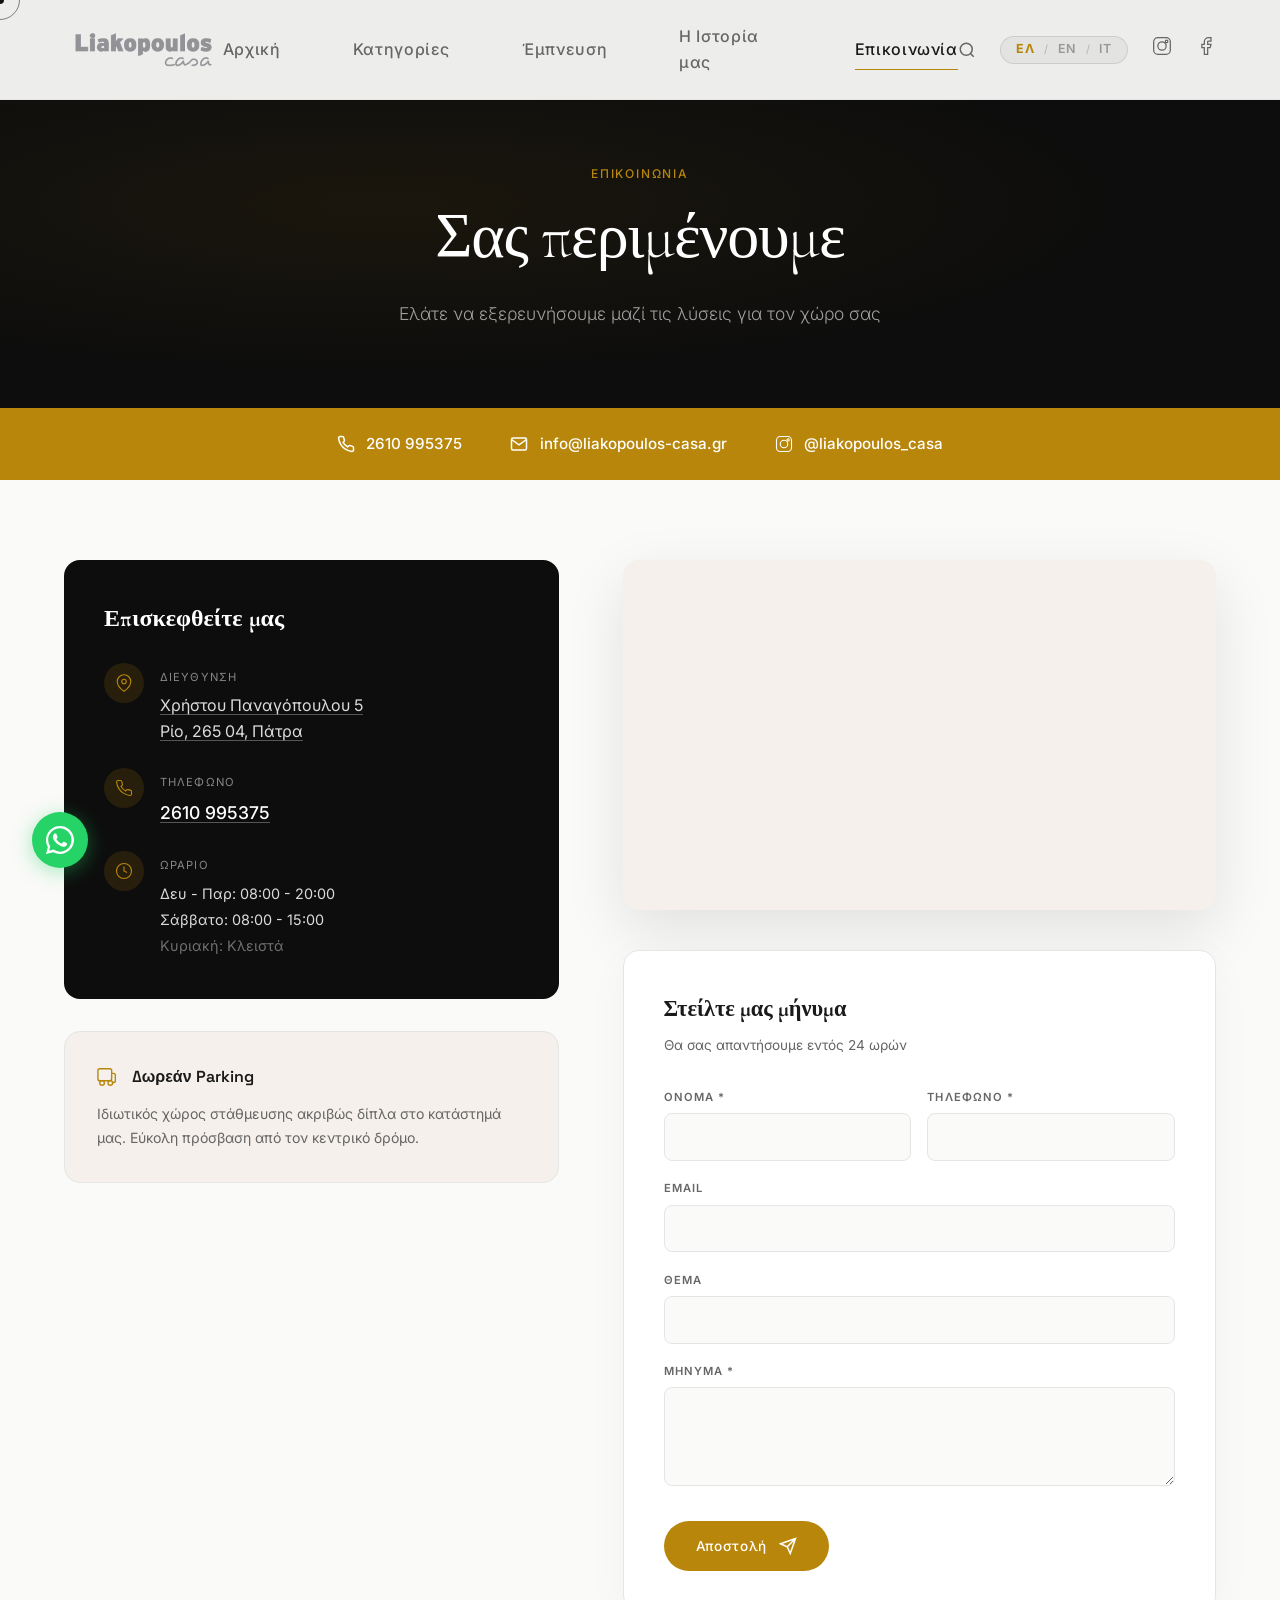
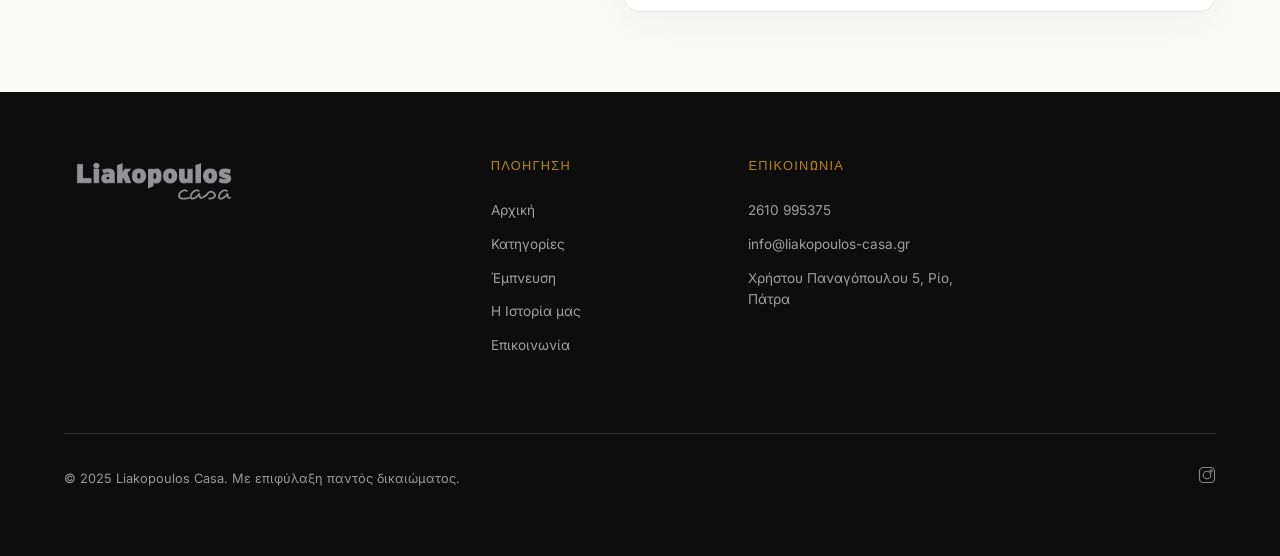
<file: contact.html>
<!DOCTYPE html>
<html lang="el">
<head>
    <meta charset="UTF-8">
    <meta name="viewport" content="width=device-width, initial-scale=1.0">
    <title>Επικοινωνία | Liakopoulos Casa - Χρήστου Παναγόπουλου 5, Ρίο</title>
    <meta name="description" content="Επικοινωνήστε με τη Liakopoulos Casa. Χρήστου Παναγόπουλου 5, Ρίο Πατρών. Τηλ: 2610 995375. Δευτέρα-Παρασκευή 08:00-20:00, Σάββατο 08:00-15:00.">
    <meta name="robots" content="index, follow">
    <link rel="canonical" href="https://www.liakopoulos-casa.gr/contact.html">
    <meta property="og:type" content="website">
    <meta property="og:url" content="https://www.liakopoulos-casa.gr/contact.html">
    <meta property="og:title" content="Επικοινωνία | Liakopoulos Casa">
    <meta property="og:description" content="Επισκεφθείτε μας στο Ρίο Πατρών. Χρήστου Παναγόπουλου 5, 2610 995375.">
    <meta property="og:image" content="https://www.liakopoulos-casa.gr/LIAKOPOULOS_casa_LOGO_for_web.png">
    <meta property="og:locale" content="el_GR">
    <meta property="og:site_name" content="Liakopoulos Casa">
    
    <link rel="preconnect" href="https://fonts.googleapis.com">
    <link rel="preconnect" href="https://fonts.gstatic.com" crossorigin>
    <link rel="preconnect" href="https://images.unsplash.com">
    <link href="https://fonts.googleapis.com/css2?family=Cormorant+Garamond:ital,wght@0,300;0,400;0,500;0,600;0,700;1,300;1,400&family=Inter:wght@200;300;400;500;600;700&family=Space+Grotesk:wght@300;400;500;600;700&display=swap" rel="stylesheet">
    
    <link rel="stylesheet" href="style.css">
    <link rel="stylesheet" href="animations.css">
    <link rel="icon" type="image/png" href="LIAKOPOULOS_casa_LOGO_for_web.png">
    <link rel="manifest" href="manifest.json">
    <meta name="theme-color" content="#B8860B">
    <link rel="alternate" hreflang="el" href="https://www.liakopoulos-casa.gr/contact.html">
    <link rel="alternate" hreflang="x-default" href="https://www.liakopoulos-casa.gr/contact.html">
    
    <!-- Google Analytics 4 -->
    <script async src="https://www.googletagmanager.com/gtag/js?id=G-XXXXXXXXXX"></script>
    <script>
        window.dataLayer = window.dataLayer || [];
        function gtag(){dataLayer.push(arguments);}
        gtag('js', new Date());
        gtag('config', 'G-XXXXXXXXXX');
    </script>
</head>
<body>
    <!-- Custom Cursor -->
    <div class="cursor" id="cursor">
        <div class="cursor-dot"></div>
        <div class="cursor-ring"></div>
    </div>

    <!-- Navigation -->
    <header class="header scrolled" id="header">
        <nav class="nav">
            <a href="index.html" class="nav-logo">
                <img src="LIAKOPOULOS_casa_LOGO_for_web.png" alt="Liakopoulos Casa" class="nav-logo-img">
            </a>

            <div class="nav-links" id="navLinks">
                <a href="index.html" class="nav-link" data-text="Αρχική" data-i18n="nav_home" data-i18n-text="nav_home">Αρχική</a>
                <a href="categories.html" class="nav-link" data-text="Κατηγορίες" data-i18n="nav_categories" data-i18n-text="nav_categories">Κατηγορίες</a>
                <a href="inspiration.html" class="nav-link" data-text="Έμπνευση" data-i18n="nav_inspiration" data-i18n-text="nav_inspiration">Έμπνευση</a>
                <a href="story.html" class="nav-link" data-text="Η Ιστορία μας" data-i18n="nav_story" data-i18n-text="nav_story">Η Ιστορία μας</a>
                <a href="contact.html" class="nav-link active" data-text="Επικοινωνία" data-i18n="nav_contact" data-i18n-text="nav_contact">Επικοινωνία</a>
            </div>

            <div class="nav-right">
                <div class="nav-search" id="navSearch">
                    <button class="nav-search-btn" id="searchToggle" aria-label="Αναζήτηση" data-i18n-attr="aria-label:search_aria">
                        <svg width="18" height="18" viewBox="0 0 24 24" fill="none" stroke="currentColor" stroke-width="2"><circle cx="11" cy="11" r="8"/><path d="m21 21-4.35-4.35"/></svg>
                    </button>
                    <div class="nav-search-box" id="searchBox">
                        <input type="text" id="searchInput" placeholder="Αναζήτηση κατηγορίας..." data-i18n-placeholder="search_placeholder" autocomplete="off">
                        <div class="search-results" id="searchResults"></div>
                    </div>
                </div>
                <div class="lang-switcher" id="langSwitcher" role="group" aria-label="Language selection">
                    <button class="lang-btn active" data-lang="el" type="button" title="Ελληνικά">ΕΛ</button>
                    <span class="lang-divider" aria-hidden="true">/</span>
                    <button class="lang-btn" data-lang="en" type="button" title="English">EN</button>
                    <span class="lang-divider" aria-hidden="true">/</span>
                    <button class="lang-btn" data-lang="it" type="button" title="Italiano">IT</button>
                </div>
                <a href="https://www.instagram.com/liakopoulos_casa/" target="_blank" rel="noopener" class="nav-social" aria-label="Instagram">
                    <svg width="20" height="20" viewBox="0 0 24 24" fill="none" stroke="currentColor" stroke-width="1.5">
                        <rect x="2" y="2" width="20" height="20" rx="5"/>
                        <circle cx="12" cy="12" r="5"/>
                        <circle cx="17.5" cy="6.5" r="1.5"/>
                    </svg>
                </a>
                <a href="https://www.facebook.com/liakopouloscasa" target="_blank" rel="noopener" class="nav-social" aria-label="Facebook">
                    <svg width="20" height="20" viewBox="0 0 24 24" fill="none" stroke="currentColor" stroke-width="1.5">
                        <path d="M18 2h-3a5 5 0 0 0-5 5v3H7v4h3v8h4v-8h3l1-4h-4V7a1 1 0 0 1 1-1h3z"/>
                    </svg>
                </a>
                <button class="nav-menu-btn" id="menuBtn" aria-label="Menu">
                    <span></span>
                    <span></span>
                    <span></span>
                </button>
            </div>
        </nav>
    </header>

    <!-- Mobile Menu -->
    <div class="mobile-menu" id="mobileMenu">
        <div class="mobile-menu-inner">
            <a href="index.html" class="mobile-link" data-i18n="nav_home">Αρχική</a>
            <a href="categories.html" class="mobile-link" data-i18n="nav_categories">Κατηγορίες</a>
            <a href="inspiration.html" class="mobile-link" data-i18n="nav_inspiration">Έμπνευση</a>
            <a href="story.html" class="mobile-link" data-i18n="nav_story">Η Ιστορία μας</a>
            <a href="contact.html" class="mobile-link active" data-i18n="nav_contact">Επικοινωνία</a>
            <div class="mobile-lang-switcher" role="group" aria-label="Language selection">
                <button class="mobile-lang-btn active" data-lang="el" type="button">Ελληνικά</button>
                <button class="mobile-lang-btn" data-lang="en" type="button">English</button>
                <button class="mobile-lang-btn" data-lang="it" type="button">Italiano</button>
            </div>
        </div>
    </div>

    <main>
        <!-- Contact Hero - Dark cinematic section -->
        <section class="contact-hero" style="background: var(--color-bg-dark); padding: 10rem var(--container-padding) 5rem; position: relative; overflow: hidden;">
            <div style="position: absolute; inset: 0; background: radial-gradient(ellipse at 30% 50%, rgba(184,134,11,0.08) 0%, transparent 60%);"></div>
            <div style="position: absolute; inset: 0; background: url('https://images.unsplash.com/photo-1497366216548-37526070297c?w=1600&h=900&fit=crop') center/cover no-repeat; opacity: 0.08;"></div>
            <div style="position: relative; max-width: var(--container-max); margin: 0 auto; text-align: center;">
                <span class="section-label reveal-up" style="color: var(--color-accent);" data-i18n="contact_page_label">Επικοινωνία</span>
                <h1 class="section-title reveal-up" style="--delay: 0.2s; color: white; font-size: clamp(2.5rem, 5vw, 4rem);" data-i18n="contact_hero_title">Σας περιμένουμε</h1>
                <p class="section-desc reveal-up" style="max-width: 500px; margin: 1.5rem auto 0; --delay: 0.4s; color: rgba(255,255,255,0.6); font-size: 1.1rem;" data-i18n="contact_hero_desc">
                    Ελάτε να εξερευνήσουμε μαζί τις λύσεις για τον χώρο σας
                </p>
            </div>
        </section>

        <!-- Quick Contact Strip -->
        <section style="background: var(--color-accent); padding: 1.5rem var(--container-padding);">
            <div style="max-width: var(--container-max); margin: 0 auto; display: flex; justify-content: center; gap: 3rem; flex-wrap: wrap; align-items: center;">
                <a href="tel:+302610995375" style="display: flex; align-items: center; gap: 0.7rem; color: white; font-weight: 500; font-size: 0.95rem;">
                    <svg width="18" height="18" viewBox="0 0 24 24" fill="none" stroke="currentColor" stroke-width="2"><path d="M22 16.92v3a2 2 0 01-2.18 2 19.79 19.79 0 01-8.63-3.07 19.5 19.5 0 01-6-6 19.79 19.79 0 01-3.07-8.67A2 2 0 014.11 2h3a2 2 0 012 1.72c.127.96.361 1.903.7 2.81a2 2 0 01-.45 2.11L8.09 9.91a16 16 0 006 6l1.27-1.27a2 2 0 012.11-.45c.907.339 1.85.573 2.81.7A2 2 0 0122 16.92z"/></svg>
                    2610 995375
                </a>
                <a href="mailto:info@liakopoulos-casa.gr" style="display: flex; align-items: center; gap: 0.7rem; color: white; font-weight: 500; font-size: 0.95rem; cursor: pointer;">
                    <svg width="18" height="18" viewBox="0 0 24 24" fill="none" stroke="currentColor" stroke-width="2"><path d="M4 4h16c1.1 0 2 .9 2 2v12c0 1.1-.9 2-2 2H4c-1.1 0-2-.9-2-2V6c0-1.1.9-2 2-2z"/><polyline points="22,6 12,13 2,6"/></svg>
                    info@liakopoulos-casa.gr
                </a>
                <a href="https://www.instagram.com/liakopoulos_casa/" target="_blank" rel="noopener" style="display: flex; align-items: center; gap: 0.7rem; color: white; font-weight: 500; font-size: 0.95rem;">
                    <svg width="18" height="18" viewBox="0 0 24 24" fill="none" stroke="currentColor" stroke-width="1.5"><rect x="2" y="2" width="20" height="20" rx="5"/><circle cx="12" cy="12" r="5"/><circle cx="17.5" cy="6.5" r="1.5"/></svg>
                    @liakopoulos_casa
                </a>
            </div>
        </section>

        <!-- Contact Content -->
        <section class="contact-grid" style="padding: 5rem var(--container-padding); max-width: var(--container-max); margin: 0 auto; display: grid; grid-template-columns: 1fr 1.2fr; gap: 4rem; align-items: start;">
            <div class="contact-info">
                <!-- Info Card with dark background -->
                <div class="reveal-up" style="background: var(--color-bg-dark); border-radius: var(--radius-lg); padding: 2.5rem; margin-bottom: 2rem;">
                    <h3 style="font-family: var(--font-display); font-size: 1.5rem; color: white; margin-bottom: 1.5rem;" data-i18n="contact_visit_title">Επισκεφθείτε μας</h3>
                    
                    <div style="display: flex; flex-direction: column; gap: 1.5rem;">
                        <div style="display: flex; gap: 1rem; align-items: flex-start;">
                            <div style="width: 40px; height: 40px; border-radius: 50%; background: rgba(184,134,11,0.15); display: flex; align-items: center; justify-content: center; flex-shrink: 0;">
                                <svg width="18" height="18" viewBox="0 0 24 24" fill="none" stroke="var(--color-accent)" stroke-width="1.5"><path d="M21 10c0 7-9 13-9 13s-9-6-9-13a9 9 0 0118 0z"/><circle cx="12" cy="10" r="3"/></svg>
                            </div>
                            <div>
                                <span style="font-size: 0.7rem; text-transform: uppercase; letter-spacing: 0.1em; color: rgba(255,255,255,0.5);" data-i18n="contact_address_label">Διεύθυνση</span>
                                <a href="https://www.google.com/maps/dir//Liakopoulos-casa,+%CE%A7%CF%81%CE%AE%CF%83%CF%84%CE%BF%CF%85+%CE%A0%CE%B1%CE%BD%CE%B1%CE%B3%CF%8C%CF%80%CE%BF%CF%85%CE%BB%CE%BF%CF%85,+%CE%A0%CE%B1%CF%84%CF%81%CF%8E%CE%BD+5,+Rio+265+04,+Greece/@38.2944252,21.7857086,794m/data=!3m1!1e3!4m18!1m8!3m7!1s0x135e4bdd6a5a8429:0x2d9d6cd6109ecf01!2sLiakopoulos-casa!8m2!3d38.2941835!4d21.7888122![base64]!16s%2Fg%2F11mp6d9f2h!4m8!1m0!1m5!1m1!1s0x135e4bdd6a5a8429:0x2d9d6cd6109ecf01!2m2!1d21.7888122!2d38.2941835!3e0" target="_blank" rel="noopener" style="display: block; color: rgba(255,255,255,0.85); margin-top: 0.3rem; line-height: 1.6; cursor: pointer; text-decoration: underline; text-decoration-color: rgba(255,255,255,0.3); text-underline-offset: 3px; transition: text-decoration-color 0.3s;" onmouseover="this.style.textDecorationColor='var(--color-accent)'" onmouseout="this.style.textDecorationColor='rgba(255,255,255,0.3)'" data-i18n="contact_address_val">Χρήστου Παναγόπουλου 5<br>Ρίο, 265 04, Πάτρα</a>
                            </div>
                        </div>
                        
                        <div style="display: flex; gap: 1rem; align-items: flex-start;">
                            <div style="width: 40px; height: 40px; border-radius: 50%; background: rgba(184,134,11,0.15); display: flex; align-items: center; justify-content: center; flex-shrink: 0;">
                                <svg width="18" height="18" viewBox="0 0 24 24" fill="none" stroke="var(--color-accent)" stroke-width="1.5"><path d="M22 16.92v3a2 2 0 01-2.18 2 19.79 19.79 0 01-8.63-3.07 19.5 19.5 0 01-6-6 19.79 19.79 0 01-3.07-8.67A2 2 0 014.11 2h3a2 2 0 012 1.72c.127.96.361 1.903.7 2.81a2 2 0 01-.45 2.11L8.09 9.91a16 16 0 006 6l1.27-1.27a2 2 0 012.11-.45c.907.339 1.85.573 2.81.7A2 2 0 0122 16.92z"/></svg>
                            </div>
                            <div>
                                <span style="font-size: 0.7rem; text-transform: uppercase; letter-spacing: 0.1em; color: rgba(255,255,255,0.5);" data-i18n="contact_phone_label">Τηλέφωνο</span>
                                <a href="tel:+302610995375" style="display: block; color: white; margin-top: 0.3rem; font-size: 1.1rem; font-weight: 500; cursor: pointer; text-decoration: underline; text-decoration-color: rgba(255,255,255,0.3); text-underline-offset: 3px; transition: text-decoration-color 0.3s;" onmouseover="this.style.textDecorationColor='var(--color-accent)'" onmouseout="this.style.textDecorationColor='rgba(255,255,255,0.3)'">2610 995375</a>
                            </div>
                        </div>
                        
                        <div style="display: flex; gap: 1rem; align-items: flex-start;">
                            <div style="width: 40px; height: 40px; border-radius: 50%; background: rgba(184,134,11,0.15); display: flex; align-items: center; justify-content: center; flex-shrink: 0;">
                                <svg width="18" height="18" viewBox="0 0 24 24" fill="none" stroke="var(--color-accent)" stroke-width="1.5"><circle cx="12" cy="12" r="10"/><polyline points="12 6 12 12 16 14"/></svg>
                            </div>
                            <div>
                                <span style="font-size: 0.7rem; text-transform: uppercase; letter-spacing: 0.1em; color: rgba(255,255,255,0.5);" data-i18n="contact_hours_label">Ωράριο</span>
                                <p style="color: rgba(255,255,255,0.85); margin-top: 0.3rem; line-height: 1.8; font-size: 0.9rem;" data-i18n="contact_hours_val">
                                    Δευ - Παρ: 08:00 - 20:00<br>
                                    Σάββατο: 08:00 - 15:00<br>
                                    <span style="color: rgba(255,255,255,0.4);">Κυριακή: Κλειστά</span>
                                </p>
                            </div>
                        </div>
                    </div>
                </div>

                <!-- Parking info card -->
                <div class="reveal-up" style="--delay: 0.2s; background: var(--color-bg-warm); border-radius: var(--radius-lg); padding: 2rem; border: 1px solid var(--color-border);">
                    <div style="display: flex; align-items: center; gap: 0.8rem; margin-bottom: 0.8rem;">
                        <svg width="22" height="22" viewBox="0 0 24 24" fill="none" stroke="var(--color-accent)" stroke-width="1.5"><rect x="1" y="3" width="15" height="13" rx="2"/><path d="M16 8h2a2 2 0 012 2v6a2 2 0 01-2 2h-1"/><path d="M1 16h15"/><circle cx="5.5" cy="18.5" r="2.5"/><circle cx="14.5" cy="18.5" r="2.5"/></svg>
                        <h4 style="font-family: var(--font-heading); font-size: 1rem; font-weight: 600;" data-i18n="contact_parking_title">Δωρεάν Parking</h4>
                    </div>
                    <p style="font-size: 0.88rem; color: var(--color-text-light); line-height: 1.7;" data-i18n="contact_parking_desc">
                        Ιδιωτικός χώρος στάθμευσης ακριβώς δίπλα στο κατάστημά μας. Εύκολη πρόσβαση από τον κεντρικό δρόμο.
                    </p>
                </div>
            </div>
            
            <div>
                <!-- Google Maps -->
                <div class="contact-map reveal-up" style="border-radius: var(--radius-lg); overflow: hidden; height: 350px; box-shadow: 0 20px 60px rgba(0,0,0,0.1);">
                    <iframe 
                        src="https://www.google.com/maps?q=Liakopoulos+Casa,+Rio+Patras+Greece&z=16&output=embed"
                        width="100%" 
                        height="100%" 
                        style="border:0;" 
                        allowfullscreen="" 
                        loading="lazy" 
                        referrerpolicy="no-referrer-when-downgrade"
                        title="Liakopoulos Casa - Χρήστου Παναγόπουλου 5, Ρίο, Πάτρα">
                    </iframe>
                </div>

                <!-- Contact Form -->
                <div class="reveal-up" style="--delay: 0.2s; margin-top: 2.5rem; background: white; border-radius: var(--radius-lg); padding: 2.5rem; border: 1px solid var(--color-border); box-shadow: 0 10px 40px rgba(0,0,0,0.04);">
                    <h3 style="font-family: var(--font-display); font-size: 1.4rem; margin-bottom: 0.5rem;" data-i18n="form_title">Στείλτε μας μήνυμα</h3>
                    <p style="font-size: 0.85rem; color: var(--color-text-light); margin-bottom: 2rem;" data-i18n="form_subtitle">Θα σας απαντήσουμε εντός 24 ωρών</p>
                    
                    <form class="contact-form" id="contactForm" style="display: flex; flex-direction: column; gap: 1.2rem;" action="https://formspree.io/f/xwvgzeln" method="POST">
                        <div style="display: grid; grid-template-columns: 1fr 1fr; gap: 1rem;">
                            <div>
                                <label style="display: block; font-size: 0.7rem; font-weight: 600; letter-spacing: 0.1em; text-transform: uppercase; color: var(--color-text-light); margin-bottom: 0.4rem;" data-i18n="form_name">Όνομα *</label>
                                <input type="text" name="name" required style="width: 100%; padding: 0.9rem 1rem; border: 1px solid var(--color-border); border-radius: var(--radius-md); font-family: var(--font-body); font-size: 0.9rem; background: var(--color-bg); transition: border-color 0.3s, box-shadow 0.3s; outline: none;" onfocus="this.style.borderColor='var(--color-accent)';this.style.boxShadow='0 0 0 3px rgba(184,134,11,0.1)'" onblur="this.style.borderColor='var(--color-border)';this.style.boxShadow='none'">
                            </div>
                            <div>
                                <label style="display: block; font-size: 0.7rem; font-weight: 600; letter-spacing: 0.1em; text-transform: uppercase; color: var(--color-text-light); margin-bottom: 0.4rem;" data-i18n="form_phone">Τηλέφωνο *</label>
                                <input type="tel" name="phone" required style="width: 100%; padding: 0.9rem 1rem; border: 1px solid var(--color-border); border-radius: var(--radius-md); font-family: var(--font-body); font-size: 0.9rem; background: var(--color-bg); transition: border-color 0.3s, box-shadow 0.3s; outline: none;" onfocus="this.style.borderColor='var(--color-accent)';this.style.boxShadow='0 0 0 3px rgba(184,134,11,0.1)'" onblur="this.style.borderColor='var(--color-border)';this.style.boxShadow='none'">
                            </div>
                        </div>
                        
                        <div>
                            <label style="display: block; font-size: 0.7rem; font-weight: 600; letter-spacing: 0.1em; text-transform: uppercase; color: var(--color-text-light); margin-bottom: 0.4rem;" data-i18n="form_email">Email</label>
                            <input type="email" name="email" style="width: 100%; padding: 0.9rem 1rem; border: 1px solid var(--color-border); border-radius: var(--radius-md); font-family: var(--font-body); font-size: 0.9rem; background: var(--color-bg); transition: border-color 0.3s, box-shadow 0.3s; outline: none;" onfocus="this.style.borderColor='var(--color-accent)';this.style.boxShadow='0 0 0 3px rgba(184,134,11,0.1)'" onblur="this.style.borderColor='var(--color-border)';this.style.boxShadow='none'">
                        </div>
                        
                        <div>
                            <label style="display: block; font-size: 0.7rem; font-weight: 600; letter-spacing: 0.1em; text-transform: uppercase; color: var(--color-text-light); margin-bottom: 0.4rem;" data-i18n="form_subject">Θέμα</label>
                            <input type="text" name="subject" id="subjectField" style="width: 100%; padding: 0.9rem 1rem; border: 1px solid var(--color-border); border-radius: var(--radius-md); font-family: var(--font-body); font-size: 0.9rem; background: var(--color-bg); transition: border-color 0.3s, box-shadow 0.3s; outline: none;" onfocus="this.style.borderColor='var(--color-accent)';this.style.boxShadow='0 0 0 3px rgba(184,134,11,0.1)'" onblur="this.style.borderColor='var(--color-border)';this.style.boxShadow='none'">
                        </div>
                        
                        <div>
                            <label style="display: block; font-size: 0.7rem; font-weight: 600; letter-spacing: 0.1em; text-transform: uppercase; color: var(--color-text-light); margin-bottom: 0.4rem;" data-i18n="form_message">Μήνυμα *</label>
                            <textarea name="message" rows="4" required style="width: 100%; padding: 0.9rem 1rem; border: 1px solid var(--color-border); border-radius: var(--radius-md); font-family: var(--font-body); font-size: 0.9rem; background: var(--color-bg); resize: vertical; transition: border-color 0.3s, box-shadow 0.3s; outline: none;" onfocus="this.style.borderColor='var(--color-accent)';this.style.boxShadow='0 0 0 3px rgba(184,134,11,0.1)'" onblur="this.style.borderColor='var(--color-border)';this.style.boxShadow='none'"></textarea>
                        </div>

                        <button type="submit" id="submitBtn" class="btn btn-primary" style="align-self: flex-start; margin-top: 0.5rem;">
                            <span id="submitText" data-i18n="form_submit">Αποστολή</span>
                            <svg width="18" height="18" viewBox="0 0 24 24" fill="none" stroke="currentColor" stroke-width="2">
                                <path d="M22 2L11 13M22 2l-7 20-4-9-9-4 20-7z"/>
                            </svg>
                        </button>
                    </form>
                </div>
            </div>
        </section>
    </main>

    <!-- Footer -->
    <footer class="footer">
        <div class="footer-top">
            <div class="footer-brand">
                <img src="LIAKOPOULOS_casa_LOGO_for_web.png" alt="Liakopoulos Casa" class="footer-logo-img">
            </div>
            <div class="footer-links">
                <div class="footer-col">
                    <h5 data-i18n="footer_nav_title">Πλοήγηση</h5>
                    <a href="index.html" data-i18n="nav_home">Αρχική</a>
                    <a href="categories.html" data-i18n="nav_categories">Κατηγορίες</a>
                    <a href="inspiration.html" data-i18n="nav_inspiration">Έμπνευση</a>
                    <a href="story.html" data-i18n="nav_story">Η Ιστορία μας</a>
                    <a href="contact.html" data-i18n="nav_contact">Επικοινωνία</a>
                </div>
                <div class="footer-col">
                    <h5 data-i18n="footer_contact_title">Επικοινωνία</h5>
                    <a href="tel:+302610995375">2610 995375</a>
                    <a href="mailto:info@liakopoulos-casa.gr">info@liakopoulos-casa.gr</a>
                    <a href="https://www.google.com/maps/dir//Liakopoulos-casa,+%CE%A7%CF%81%CE%AE%CF%83%CF%84%CE%BF%CF%85+%CE%A0%CE%B1%CE%BD%CE%B1%CE%B3%CF%8C%CF%80%CE%BF%CF%85%CE%BB%CE%BF%CF%85,+%CE%A0%CE%B1%CF%84%CF%81%CF%8E%CE%BD+5,+Rio+265+04,+Greece/@38.2944252,21.7857086,794m/data=!3m1!1e3!4m18!1m8!3m7!1s0x135e4bdd6a5a8429:0x2d9d6cd6109ecf01!2sLiakopoulos-casa!8m2!3d38.2941835!4d21.7888122![base64]!16s%2Fg%2F11mp6d9f2h!4m8!1m0!1m5!1m1!1s0x135e4bdd6a5a8429:0x2d9d6cd6109ecf01!2m2!1d21.7888122!2d38.2941835!3e0" target="_blank" rel="noopener" data-i18n="footer_address">Χρήστου Παναγόπουλου 5, Ρίο, Πάτρα</a>
                </div>
            </div>
        </div>
        <div class="footer-bottom">
            <span data-i18n="footer_rights">&copy; 2025 Liakopoulos Casa. Με επιφύλαξη παντός δικαιώματος.</span>
            <div class="footer-social">
                <a href="https://www.instagram.com/liakopoulos_casa/" target="_blank" rel="noopener" aria-label="Instagram">
                    <svg width="18" height="18" viewBox="0 0 24 24" fill="none" stroke="currentColor" stroke-width="1.5">
                        <rect x="2" y="2" width="20" height="20" rx="5"/>
                        <circle cx="12" cy="12" r="5"/>
                        <circle cx="17.5" cy="6.5" r="1.5"/>
                    </svg>
                </a>
            </div>
        </div>
    </footer>

    <!-- Category Popup -->
    <div class="category-popup-overlay" id="categoryPopup">
        <div class="category-popup">
            <button class="category-popup-close" id="popupClose">&times;</button>
            <h3 class="category-popup-title" id="popupTitle"></h3>
            <ul class="category-popup-list" id="popupList"></ul>
            <a href="contact.html" id="popupContactLink" class="btn btn-primary" style="margin-top: 1.5rem; width: 100%; justify-content: center;">
                <span data-i18n="popup_contact_btn">Επικοινωνήστε μαζί μας</span>
            </a>
        </div>
    </div>

    <!-- WhatsApp Float -->
    <a href="https://wa.me/306944282790" target="_blank" rel="noopener" class="whatsapp-float" aria-label="WhatsApp">
        <svg viewBox="0 0 32 32" width="28" height="28" fill="white"><path d="M16.004 0C7.165 0 .003 7.16.003 15.997c0 2.82.737 5.574 2.137 8.004L.003 32l8.204-2.1a15.94 15.94 0 007.797 2.016C24.84 31.916 32 24.756 32 15.997 32 7.16 24.84 0 16.004 0zm0 29.314a13.28 13.28 0 01-7.07-2.03l-.5-.3-4.87 1.25 1.3-4.73-.34-.54a13.2 13.2 0 01-2.04-7.07c0-7.34 5.97-13.31 13.31-13.31 7.34 0 13.31 5.97 13.31 13.31.08 7.34-5.9 13.31-13.1 13.42zm7.3-9.97c-.4-.2-2.37-1.17-2.74-1.3-.37-.14-.64-.2-.9.2-.27.4-1.04 1.3-1.27 1.57-.23.27-.47.3-.87.1-.4-.2-1.69-.62-3.22-1.98-1.19-1.06-1.99-2.37-2.23-2.77-.23-.4-.02-.62.18-.82.18-.18.4-.47.6-.7.2-.24.27-.4.4-.67.14-.27.07-.5-.03-.7-.1-.2-.9-2.17-1.24-2.97-.32-.78-.66-.67-.9-.68-.23-.01-.5-.01-.77-.01-.27 0-.7.1-1.07.5-.37.4-1.4 1.37-1.4 3.34 0 1.97 1.43 3.87 1.63 4.14.2.27 2.82 4.3 6.83 6.03.95.41 1.7.66 2.28.84.96.3 1.83.26 2.52.16.77-.12 2.37-.97 2.7-1.9.34-.94.34-1.74.24-1.9-.1-.17-.37-.27-.77-.47z"/></svg>
    </a>

    <script src="main.js"></script>
    <script src="animations.js"></script>
</body>
</html>
</file>
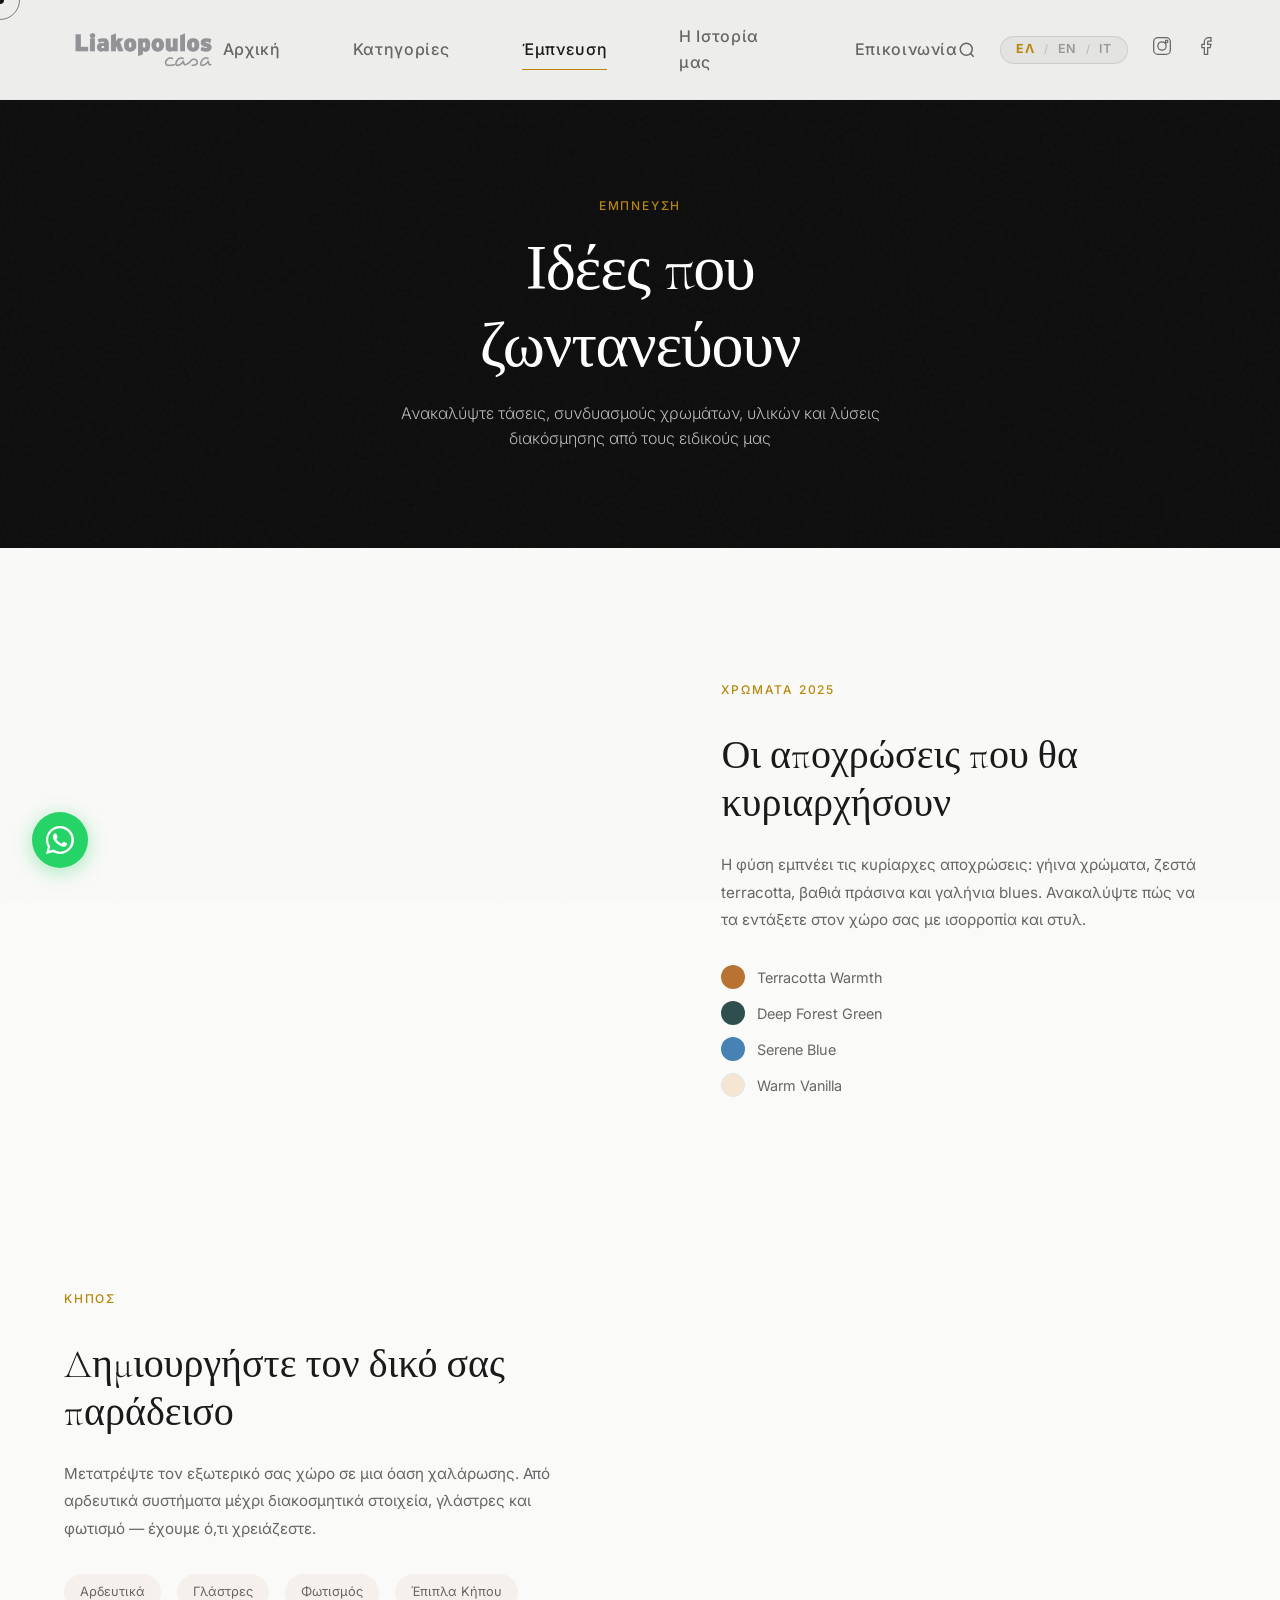
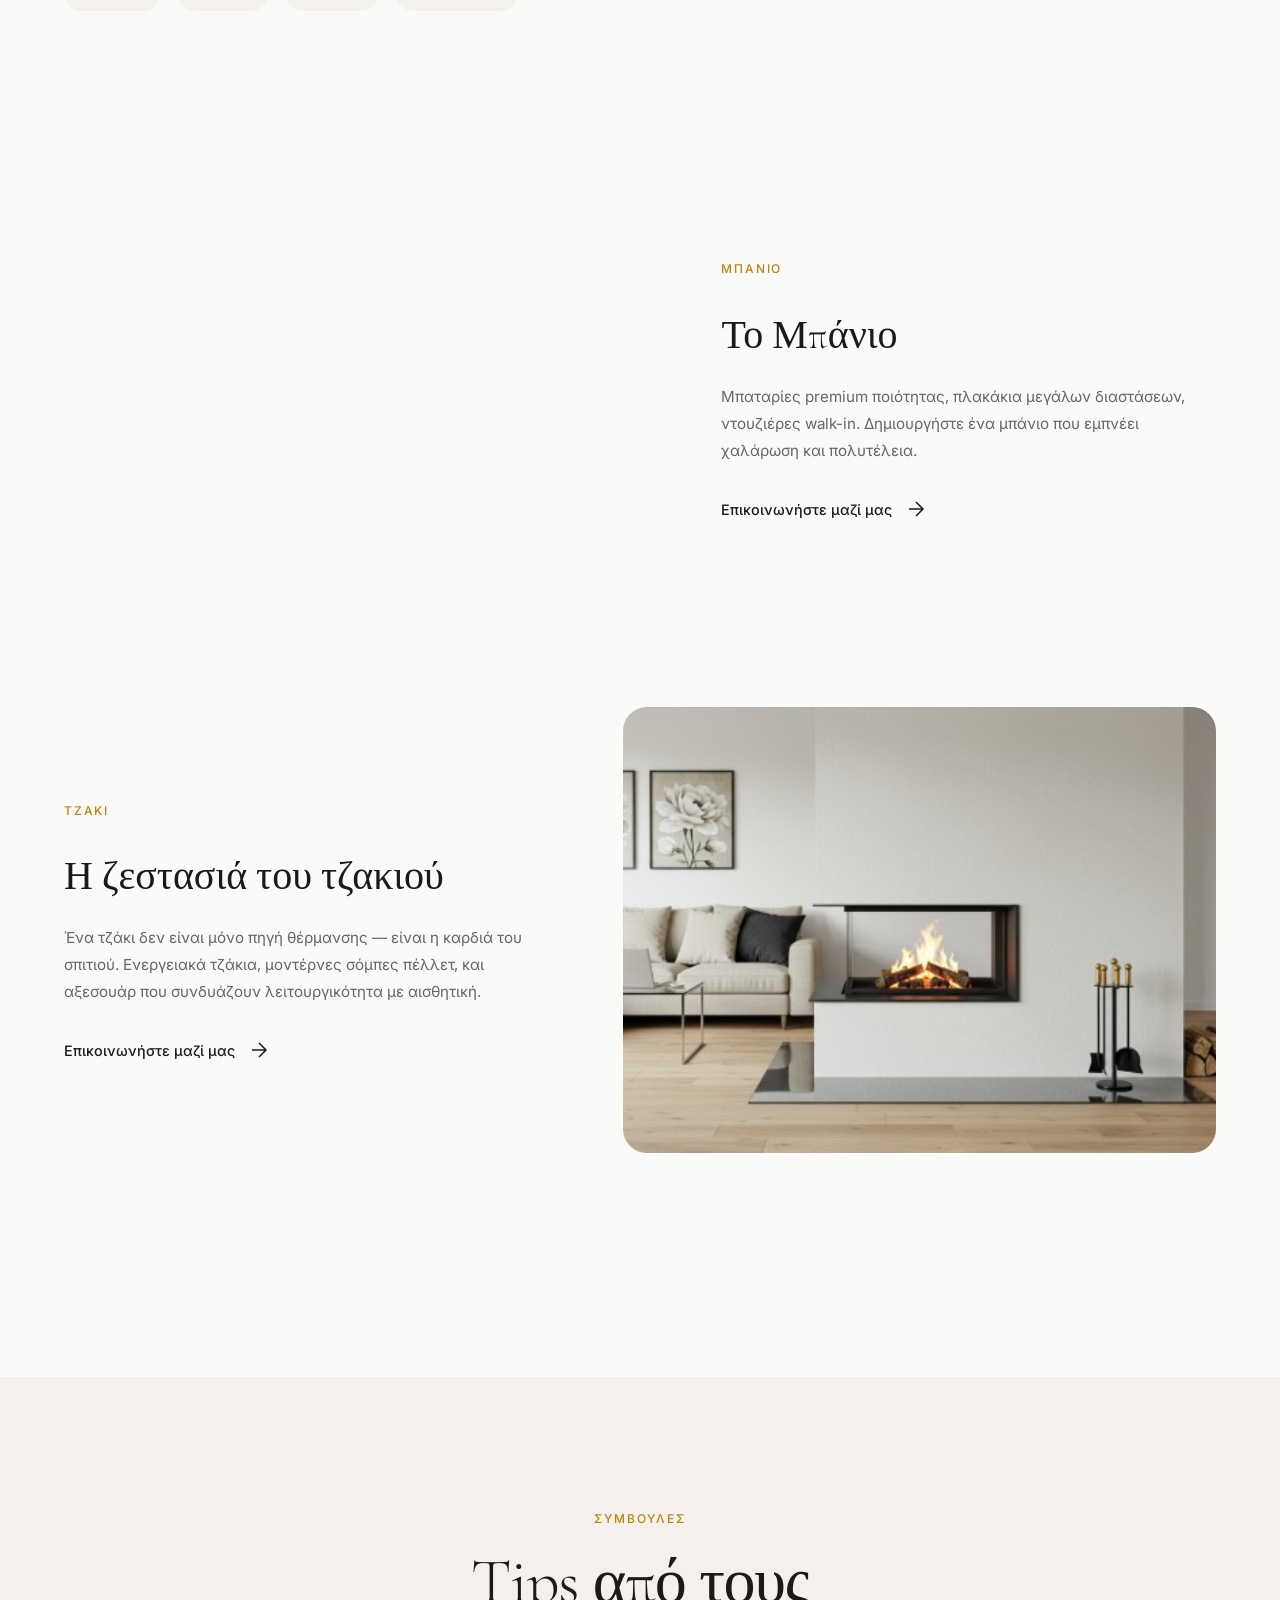
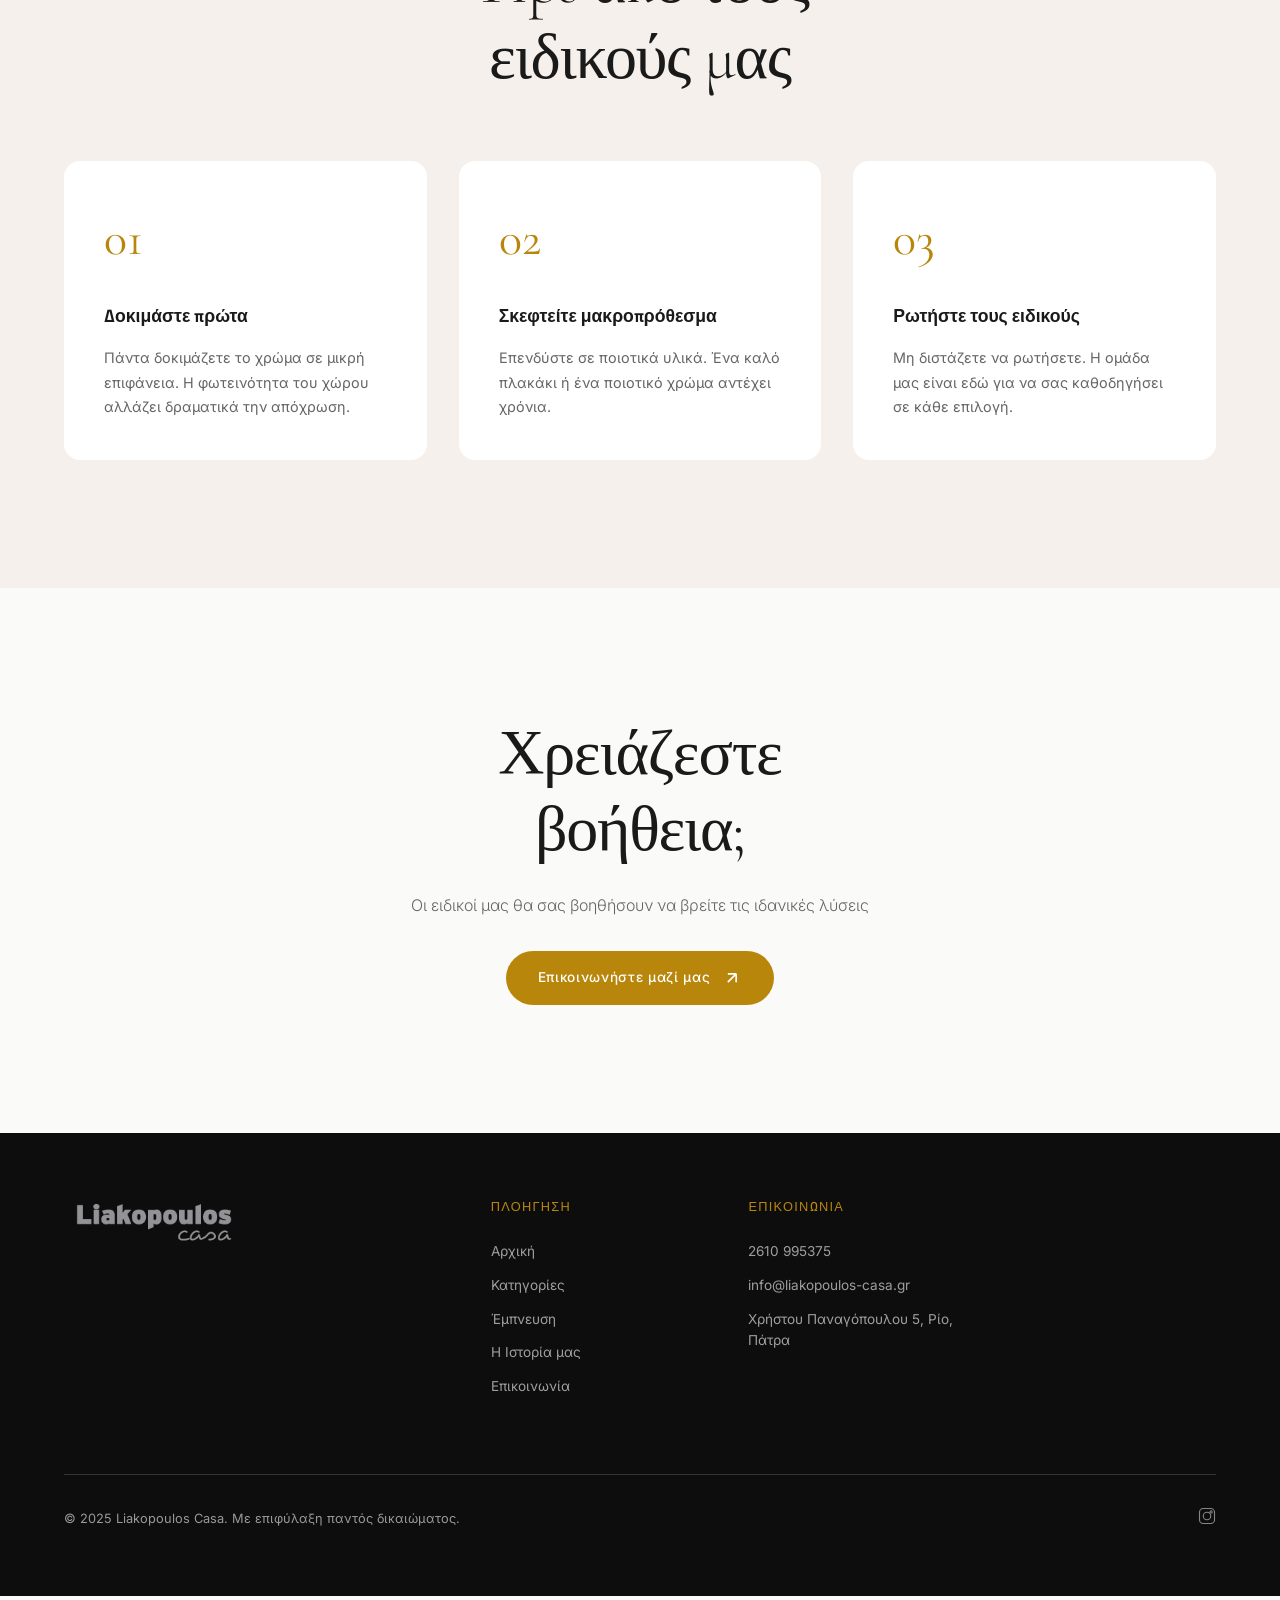
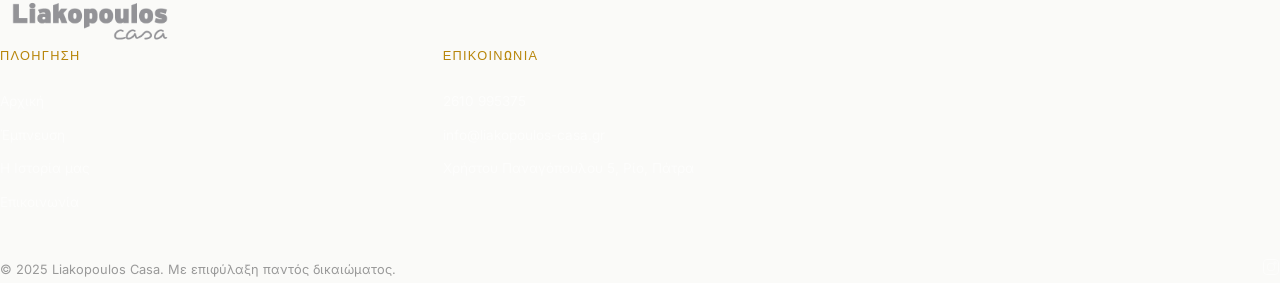
<file: inspiration.html>
<!DOCTYPE html>
<html lang="el">
<head>
    <meta charset="UTF-8">
    <meta name="viewport" content="width=device-width, initial-scale=1.0">
    <title>Έμπνευση & Ιδέες Διακόσμησης | Liakopoulos Casa</title>
    <meta name="description" content="Ιδέες διακόσμησης, τάσεις χρωμάτων 2025, συνδυασμοί υλικών για μπάνιο, κήπο, σαλόνι και τζάκι. Εμπνευστείτε από τους ειδικούς της Liakopoulos Casa.">
    <meta name="robots" content="index, follow">
    <link rel="canonical" href="https://www.liakopoulos-casa.gr/inspiration.html">
    <meta property="og:type" content="website">
    <meta property="og:url" content="https://www.liakopoulos-casa.gr/inspiration.html">
    <meta property="og:title" content="Έμπνευση & Ιδέες Διακόσμησης | Liakopoulos Casa">
    <meta property="og:description" content="Ιδέες διακόσμησης, τάσεις χρωμάτων, συνδυασμοί υλικών για κάθε χώρο του σπιτιού.">
    <meta property="og:image" content="https://www.liakopoulos-casa.gr/LIAKOPOULOS_casa_LOGO_for_web.png">
    <meta property="og:locale" content="el_GR">
    <meta property="og:site_name" content="Liakopoulos Casa">
    
    <link rel="preconnect" href="https://fonts.googleapis.com">
    <link rel="preconnect" href="https://fonts.gstatic.com" crossorigin>
    <link rel="preconnect" href="https://images.unsplash.com">
    <link href="https://fonts.googleapis.com/css2?family=Cormorant+Garamond:ital,wght@0,300;0,400;0,500;0,600;0,700;1,300;1,400&family=Inter:wght@200;300;400;500;600;700&family=Space+Grotesk:wght@300;400;500;600;700&display=swap" rel="stylesheet">
    
    <link rel="stylesheet" href="style.css">
    <link rel="stylesheet" href="animations.css">
    <link rel="icon" type="image/png" href="LIAKOPOULOS_casa_LOGO_for_web.png">
    <link rel="manifest" href="manifest.json">
    <meta name="theme-color" content="#B8860B">
    <link rel="alternate" hreflang="el" href="https://www.liakopoulos-casa.gr/inspiration.html">
    <link rel="alternate" hreflang="x-default" href="https://www.liakopoulos-casa.gr/inspiration.html">
    
    <!-- Google Analytics 4 -->
    <script async src="https://www.googletagmanager.com/gtag/js?id=G-XXXXXXXXXX"></script>
    <script>
        window.dataLayer = window.dataLayer || [];
        function gtag(){dataLayer.push(arguments);}
        gtag('js', new Date());
        gtag('config', 'G-XXXXXXXXXX');
    </script>
</head>
<body>
    <!-- Custom Cursor -->
    <div class="cursor" id="cursor">
        <div class="cursor-dot"></div>
        <div class="cursor-ring"></div>
    </div>

    <!-- Scroll Progress -->
    <div class="scroll-progress"></div>

    <!-- Navigation -->
    <header class="header scrolled" id="header">
        <nav class="nav">
            <a href="index.html" class="nav-logo">
                <img src="LIAKOPOULOS_casa_LOGO_for_web.png" alt="Liakopoulos Casa" class="nav-logo-img">
            </a>

            <div class="nav-links" id="navLinks">
                <a href="index.html" class="nav-link" data-text="Αρχική" data-i18n="nav_home" data-i18n-text="nav_home">Αρχική</a>
                <a href="categories.html" class="nav-link" data-text="Κατηγορίες" data-i18n="nav_categories" data-i18n-text="nav_categories">Κατηγορίες</a>
                <a href="inspiration.html" class="nav-link active" data-text="Έμπνευση" data-i18n="nav_inspiration" data-i18n-text="nav_inspiration">Έμπνευση</a>
                <a href="story.html" class="nav-link" data-text="Η Ιστορία μας" data-i18n="nav_story" data-i18n-text="nav_story">Η Ιστορία μας</a>
                <a href="contact.html" class="nav-link" data-text="Επικοινωνία" data-i18n="nav_contact" data-i18n-text="nav_contact">Επικοινωνία</a>
            </div>

            <div class="nav-right">
                <div class="nav-search" id="navSearch">
                    <button class="nav-search-btn" id="searchToggle" aria-label="Αναζήτηση" data-i18n-attr="aria-label:search_aria">
                        <svg width="18" height="18" viewBox="0 0 24 24" fill="none" stroke="currentColor" stroke-width="2"><circle cx="11" cy="11" r="8"/><path d="m21 21-4.35-4.35"/></svg>
                    </button>
                    <div class="nav-search-box" id="searchBox">
                        <input type="text" id="searchInput" placeholder="Αναζήτηση κατηγορίας..." data-i18n-placeholder="search_placeholder" autocomplete="off">
                        <div class="search-results" id="searchResults"></div>
                    </div>
                </div>
                <div class="lang-switcher" id="langSwitcher" role="group" aria-label="Language selection">
                    <button class="lang-btn active" data-lang="el" type="button" title="Ελληνικά">ΕΛ</button>
                    <span class="lang-divider" aria-hidden="true">/</span>
                    <button class="lang-btn" data-lang="en" type="button" title="English">EN</button>
                    <span class="lang-divider" aria-hidden="true">/</span>
                    <button class="lang-btn" data-lang="it" type="button" title="Italiano">IT</button>
                </div>
                <a href="https://www.instagram.com/liakopoulos_casa/" target="_blank" rel="noopener" class="nav-social" aria-label="Instagram">
                    <svg width="20" height="20" viewBox="0 0 24 24" fill="none" stroke="currentColor" stroke-width="1.5">
                        <rect x="2" y="2" width="20" height="20" rx="5"/>
                        <circle cx="12" cy="12" r="5"/>
                        <circle cx="17.5" cy="6.5" r="1.5"/>
                    </svg>
                </a>
                <a href="https://www.facebook.com/liakopouloscasa" target="_blank" rel="noopener" class="nav-social" aria-label="Facebook">
                    <svg width="20" height="20" viewBox="0 0 24 24" fill="none" stroke="currentColor" stroke-width="1.5">
                        <path d="M18 2h-3a5 5 0 0 0-5 5v3H7v4h3v8h4v-8h3l1-4h-4V7a1 1 0 0 1 1-1h3z"/>
                    </svg>
                </a>
                <button class="nav-menu-btn" id="menuBtn" aria-label="Menu">
                    <span></span>
                    <span></span>
                    <span></span>
                </button>
            </div>
        </nav>
    </header>

    <!-- Mobile Menu -->
    <div class="mobile-menu" id="mobileMenu">
        <div class="mobile-menu-inner">
            <a href="index.html" class="mobile-link" data-i18n="nav_home">Αρχική</a>
            <a href="categories.html" class="mobile-link" data-i18n="nav_categories">Κατηγορίες</a>
            <a href="inspiration.html" class="mobile-link active" data-i18n="nav_inspiration">Έμπνευση</a>
            <a href="story.html" class="mobile-link" data-i18n="nav_story">Η Ιστορία μας</a>
            <a href="contact.html" class="mobile-link" data-i18n="nav_contact">Επικοινωνία</a>
            <div class="mobile-lang-switcher" role="group" aria-label="Language selection">
                <button class="mobile-lang-btn active" data-lang="el" type="button">Ελληνικά</button>
                <button class="mobile-lang-btn" data-lang="en" type="button">English</button>
                <button class="mobile-lang-btn" data-lang="it" type="button">Italiano</button>
            </div>
        </div>
    </div>

    <main>
        <!-- Inspiration Hero -->
        <section class="category-hero" style="background: var(--color-bg-dark); color: white;">
            <div class="hero-bg-grain"></div>
            <span class="section-label reveal-up" data-i18n="insp_page_label">Έμπνευση</span>
            <h1 class="section-title reveal-up" style="color: white; --delay: 0.2s" data-i18n="insp_page_title">Ιδέες που<br>ζωντανεύουν</h1>
            <p class="section-desc reveal-up" style="color: rgba(255,255,255,0.7); max-width: 550px; margin: 1rem auto 0; --delay: 0.4s" data-i18n="insp_page_desc">
                Ανακαλύψτε τάσεις, συνδυασμούς χρωμάτων, υλικών και λύσεις διακόσμησης από τους ειδικούς μας
            </p>
        </section>

        <!-- Featured Inspiration -->
        <section style="padding: var(--space-xl) var(--container-padding); max-width: var(--container-max); margin: 0 auto;">
            <!-- Article 1 - Large -->
            <article class="inspiration-article reveal-up" style="display: grid; grid-template-columns: 1.2fr 1fr; gap: 4rem; align-items: center; margin-bottom: 6rem;">
                <div style="aspect-ratio: 4/3; border-radius: var(--radius-xl); overflow: hidden; background: url('https://images.unsplash.com/photo-1615873968403-89e068629265?w=800&h=600&fit=crop') center/cover;"></div>
                <div>
                    <span class="section-label" data-i18n="insp_art1_label">Χρώματα 2025</span>
                    <h2 style="font-family: var(--font-display); font-size: 2.5rem; font-weight: 300; line-height: 1.2; margin: 1rem 0 1.5rem;" data-i18n="insp_art1_title">Οι αποχρώσεις που θα κυριαρχήσουν</h2>
                    <p style="font-size: 0.95rem; color: var(--color-text-light); line-height: 1.8; margin-bottom: 2rem;" data-i18n="insp_art1_desc">
                        Η φύση εμπνέει τις κυρίαρχες αποχρώσεις: γήινα χρώματα, ζεστά terracotta, βαθιά πράσινα και γαλήνια blues. Ανακαλύψτε πώς να τα εντάξετε στον χώρο σας με ισορροπία και στυλ.
                    </p>
                    <ul style="list-style: none; padding: 0; margin-bottom: 2rem;">
                        <li style="display: flex; align-items: center; gap: 0.75rem; margin-bottom: 0.75rem; font-size: 0.9rem; color: var(--color-text-light);">
                            <span style="width: 24px; height: 24px; border-radius: 50%; background: #B87333; flex-shrink: 0;"></span>
                            <span data-i18n="insp_color_1">Terracotta Warmth</span>
                        </li>
                        <li style="display: flex; align-items: center; gap: 0.75rem; margin-bottom: 0.75rem; font-size: 0.9rem; color: var(--color-text-light);">
                            <span style="width: 24px; height: 24px; border-radius: 50%; background: #2F4F4F; flex-shrink: 0;"></span>
                            <span data-i18n="insp_color_2">Deep Forest Green</span>
                        </li>
                        <li style="display: flex; align-items: center; gap: 0.75rem; margin-bottom: 0.75rem; font-size: 0.9rem; color: var(--color-text-light);">
                            <span style="width: 24px; height: 24px; border-radius: 50%; background: #4682B4; flex-shrink: 0;"></span>
                            <span data-i18n="insp_color_3">Serene Blue</span>
                        </li>
                        <li style="display: flex; align-items: center; gap: 0.75rem; font-size: 0.9rem; color: var(--color-text-light);">
                            <span style="width: 24px; height: 24px; border-radius: 50%; background: #F5E6D3; flex-shrink: 0; border: 1px solid var(--color-border);"></span>
                            <span data-i18n="insp_color_4">Warm Vanilla</span>
                        </li>
                    </ul>
                </div>
            </article>

            <!-- Article 2 - Reversed -->
            <article class="inspiration-article reveal-up" style="display: grid; grid-template-columns: 1fr 1.2fr; gap: 4rem; align-items: center; margin-bottom: 6rem;">
                <div>
                    <span class="section-label" data-i18n="insp_art2_label">Κήπος</span>
                    <h2 style="font-family: var(--font-display); font-size: 2.5rem; font-weight: 300; line-height: 1.2; margin: 1rem 0 1.5rem;" data-i18n="insp_art2_title">Δημιουργήστε τον δικό σας παράδεισο</h2>
                    <p style="font-size: 0.95rem; color: var(--color-text-light); line-height: 1.8; margin-bottom: 2rem;" data-i18n="insp_art2_desc">
                        Μετατρέψτε τον εξωτερικό σας χώρο σε μια όαση χαλάρωσης. Από αρδευτικά συστήματα μέχρι διακοσμητικά στοιχεία, γλάστρες και φωτισμό — έχουμε ό,τι χρειάζεστε.
                    </p>
                    <div style="display: flex; gap: 1rem; flex-wrap: wrap;">
                        <span style="padding: 0.5rem 1rem; background: var(--color-bg-warm); border-radius: 20px; font-size: 0.8rem; color: var(--color-text-light);" data-i18n="insp_tag_irrigation">Αρδευτικά</span>
                        <span style="padding: 0.5rem 1rem; background: var(--color-bg-warm); border-radius: 20px; font-size: 0.8rem; color: var(--color-text-light);" data-i18n="insp_tag_pots">Γλάστρες</span>
                        <span style="padding: 0.5rem 1rem; background: var(--color-bg-warm); border-radius: 20px; font-size: 0.8rem; color: var(--color-text-light);" data-i18n="insp_tag_lighting">Φωτισμός</span>
                        <span style="padding: 0.5rem 1rem; background: var(--color-bg-warm); border-radius: 20px; font-size: 0.8rem; color: var(--color-text-light);" data-i18n="insp_tag_furniture">Έπιπλα Κήπου</span>
                    </div>
                </div>
                <div style="aspect-ratio: 4/3; border-radius: var(--radius-xl); overflow: hidden; background: url('https://images.unsplash.com/photo-1585320806297-9794b3e4eeae?w=800&h=600&fit=crop') center/cover;"></div>
            </article>

            <!-- Article 3 -->
            <article class="inspiration-article reveal-up" style="display: grid; grid-template-columns: 1.2fr 1fr; gap: 4rem; align-items: center; margin-bottom: 6rem;">
                <div style="aspect-ratio: 4/3; border-radius: var(--radius-xl); overflow: hidden; background: url('https://images.unsplash.com/photo-1552321554-5fefe8c9ef14?w=800&h=600&fit=crop') center/cover;"></div>
                <div>
                    <span class="section-label" data-i18n="insp_art3_label">Μπάνιο</span>
                    <h2 style="font-family: var(--font-display); font-size: 2.5rem; font-weight: 300; line-height: 1.2; margin: 1rem 0 1.5rem;" data-i18n="insp_art3_title">Το Μπάνιο</h2>
                    <p style="font-size: 0.95rem; color: var(--color-text-light); line-height: 1.8; margin-bottom: 2rem;" data-i18n="insp_art3_desc">
                        Μπαταρίες premium ποιότητας, πλακάκια μεγάλων διαστάσεων, ντουζιέρες walk-in. Δημιουργήστε ένα μπάνιο που εμπνέει χαλάρωση και πολυτέλεια.
                    </p>
                    <a href="contact.html" class="link-arrow">
                        <span data-i18n="popup_contact_btn">Επικοινωνήστε μαζί μας</span>
                        <svg width="24" height="24" viewBox="0 0 24 24" fill="none" stroke="currentColor" stroke-width="1.5">
                            <path d="M5 12h14M12 5l7 7-7 7"/>
                        </svg>
                    </a>
                </div>
            </article>

            <!-- Article 4 - Reversed -->
            <article class="inspiration-article reveal-up" style="display: grid; grid-template-columns: 1fr 1.2fr; gap: 4rem; align-items: center; margin-bottom: 6rem;">
                <div>
                    <span class="section-label" data-i18n="insp_art4_label">Τζάκι</span>
                    <h2 style="font-family: var(--font-display); font-size: 2.5rem; font-weight: 300; line-height: 1.2; margin: 1rem 0 1.5rem;" data-i18n="insp_art4_title">Η ζεστασιά του τζακιού</h2>
                    <p style="font-size: 0.95rem; color: var(--color-text-light); line-height: 1.8; margin-bottom: 2rem;" data-i18n="insp_art4_desc">
                        Ένα τζάκι δεν είναι μόνο πηγή θέρμανσης — είναι η καρδιά του σπιτιού. Ενεργειακά τζάκια, μοντέρνες σόμπες πέλλετ, και αξεσουάρ που συνδυάζουν λειτουργικότητα με αισθητική.
                    </p>
                    <a href="contact.html" class="link-arrow">
                        <span data-i18n="popup_contact_btn">Επικοινωνήστε μαζί μας</span>
                        <svg width="24" height="24" viewBox="0 0 24 24" fill="none" stroke="currentColor" stroke-width="1.5">
                            <path d="M5 12h14M12 5l7 7-7 7"/>
                        </svg>
                    </a>
                </div>
                <div style="aspect-ratio: 4/3; border-radius: var(--radius-xl); overflow: hidden;">
                    <img src="fireplace.jpg" alt="Τζάκι" style="width:100%;height:100%;object-fit:cover;">
                </div>
            </article>
        </section>

        <!-- Tips Section -->
        <section style="padding: var(--space-xl) var(--container-padding); background: var(--color-bg-warm);">
            <div style="max-width: var(--container-max); margin: 0 auto;">
                <div class="section-header centered">
                    <span class="section-label reveal-up" data-i18n="tips_label">Συμβουλές</span>
                    <h2 class="section-title reveal-up" data-i18n="tips_title">Tips από τους<br>ειδικούς μας</h2>
                </div>

                <div style="display: grid; grid-template-columns: repeat(3, 1fr); gap: 2rem;" class="stagger-children">
                    <div style="padding: 2.5rem; background: white; border-radius: var(--radius-lg);">
                        <span style="display: block; font-family: var(--font-display); font-size: 3rem; color: var(--color-accent); margin-bottom: 1.5rem;">01</span>
                        <h4 style="font-family: var(--font-heading); font-size: 1.1rem; margin-bottom: 1rem;" data-i18n="tip_1_title">Δοκιμάστε πρώτα</h4>
                        <p style="font-size: 0.9rem; color: var(--color-text-light); line-height: 1.7;" data-i18n="tip_1_desc">Πάντα δοκιμάζετε το χρώμα σε μικρή επιφάνεια. Η φωτεινότητα του χώρου αλλάζει δραματικά την απόχρωση.</p>
                    </div>
                    <div style="padding: 2.5rem; background: white; border-radius: var(--radius-lg);">
                        <span style="display: block; font-family: var(--font-display); font-size: 3rem; color: var(--color-accent); margin-bottom: 1.5rem;">02</span>
                        <h4 style="font-family: var(--font-heading); font-size: 1.1rem; margin-bottom: 1rem;" data-i18n="tip_2_title">Σκεφτείτε μακροπρόθεσμα</h4>
                        <p style="font-size: 0.9rem; color: var(--color-text-light); line-height: 1.7;" data-i18n="tip_2_desc">Επενδύστε σε ποιοτικά υλικά. Ένα καλό πλακάκι ή ένα ποιοτικό χρώμα αντέχει χρόνια.</p>
                    </div>
                    <div style="padding: 2.5rem; background: white; border-radius: var(--radius-lg);">
                        <span style="display: block; font-family: var(--font-display); font-size: 3rem; color: var(--color-accent); margin-bottom: 1.5rem;">03</span>
                        <h4 style="font-family: var(--font-heading); font-size: 1.1rem; margin-bottom: 1rem;" data-i18n="tip_3_title">Ρωτήστε τους ειδικούς</h4>
                        <p style="font-size: 0.9rem; color: var(--color-text-light); line-height: 1.7;" data-i18n="tip_3_desc">Μη διστάζετε να ρωτήσετε. Η ομάδα μας είναι εδώ για να σας καθοδηγήσει σε κάθε επιλογή.</p>
                    </div>
                </div>
            </div>
        </section>

        <!-- CTA -->
        <section style="padding: var(--space-xl) var(--container-padding); text-align: center;">
            <div class="reveal-up">
                <h2 class="section-title" style="margin-bottom: 1.5rem;" data-i18n="cta_help_title">Χρειάζεστε<br>βοήθεια;</h2>
                <p class="section-desc" style="margin: 0 auto 2rem; text-align: center;" data-i18n="cta_help_desc">Οι ειδικοί μας θα σας βοηθήσουν να βρείτε τις ιδανικές λύσεις</p>
                <a href="contact.html" class="btn btn-primary">
                    <span data-i18n="popup_contact_btn">Επικοινωνήστε μαζί μας</span>
                    <svg width="20" height="20" viewBox="0 0 24 24" fill="none" stroke="currentColor" stroke-width="2">
                        <path d="M7 17L17 7M17 7H7M17 7V17"/>
                    </svg>
                </a>
            </div>
        </section>
    </main>

    <!-- Footer -->
    <footer class="footer">
        <div class="footer-top">
            <div class="footer-brand">
                <img src="LIAKOPOULOS_casa_LOGO_for_web.png" alt="Liakopoulos Casa" class="footer-logo-img">
            </div>
            <div class="footer-links">
                <div class="footer-col">
                    <h5 data-i18n="footer_nav_title">Πλοήγηση</h5>
                    <a href="index.html" data-i18n="nav_home">Αρχική</a>
                    <a href="categories.html" data-i18n="nav_categories">Κατηγορίες</a>
                    <a href="inspiration.html" data-i18n="nav_inspiration">Έμπνευση</a>
                    <a href="story.html" data-i18n="nav_story">Η Ιστορία μας</a>
                    <a href="contact.html" data-i18n="nav_contact">Επικοινωνία</a>
                </div>
                <div class="footer-col">
                    <h5 data-i18n="footer_contact_title">Επικοινωνία</h5>
                    <a href="tel:+302610995375">2610 995375</a>
                    <a href="mailto:info@liakopoulos-casa.gr">info@liakopoulos-casa.gr</a>
                    <a href="https://www.google.com/maps/dir//Liakopoulos-casa,+%CE%A7%CF%81%CE%AE%CF%83%CF%84%CE%BF%CF%85+%CE%A0%CE%B1%CE%BD%CE%B1%CE%B3%CF%8C%CF%80%CE%BF%CF%85%CE%BB%CE%BF%CF%85,+%CE%A0%CE%B1%CF%84%CF%81%CF%8E%CE%BD+5,+Rio+265+04,+Greece/@38.2944252,21.7857086,794m/data=!3m1!1e3!4m18!1m8!3m7!1s0x135e4bdd6a5a8429:0x2d9d6cd6109ecf01!2sLiakopoulos-casa!8m2!3d38.2941835!4d21.7888122![base64]!16s%2Fg%2F11mp6d9f2h!4m8!1m0!1m5!1m1!1s0x135e4bdd6a5a8429:0x2d9d6cd6109ecf01!2m2!1d21.7888122!2d38.2941835!3e0" target="_blank" rel="noopener" data-i18n="footer_address">Χρήστου Παναγόπουλου 5, Ρίο, Πάτρα</a>
                </div>
            </div>
        </div>
        <div class="footer-bottom">
            <span data-i18n="footer_rights">&copy; 2025 Liakopoulos Casa. Με επιφύλαξη παντός δικαιώματος.</span>
            <div class="footer-social">
                <a href="https://www.instagram.com/liakopoulos_casa/" target="_blank" rel="noopener" aria-label="Instagram">
                    <svg width="18" height="18" viewBox="0 0 24 24" fill="none" stroke="currentColor" stroke-width="1.5">
                        <rect x="2" y="2" width="20" height="20" rx="5"/>
                        <circle cx="12" cy="12" r="5"/>
                        <circle cx="17.5" cy="6.5" r="1.5"/>
                    </svg>
                </a>
            </div>
        </div>
    </footer>

    <!-- Category Popup -->
    <div class="category-popup-overlay" id="categoryPopup">
        <div class="category-popup">
            <button class="category-popup-close" id="popupClose">&times;</button>
            <h3 class="category-popup-title" id="popupTitle"></h3>
            <ul class="category-popup-list" id="popupList"></ul>
            <a href="contact.html" id="popupContactLink" class="btn btn-primary" style="margin-top: 1.5rem; width: 100%; justify-content: center;">
                <span data-i18n="popup_contact_btn">Επικοινωνήστε μαζί μας</span>
            </a>
        </div>
    </div>
            <div class="footer-brand">
                <img src="LIAKOPOULOS_casa_LOGO_for_web.png" alt="Liakopoulos Casa" class="footer-logo-img">
            </div>
            <div class="footer-links">
                <div class="footer-col">
                    <h5>Πλοήγηση</h5>
                    <a href="index.html">Αρχική</a>
                    <a href="inspiration.html">Έμπνευση</a>
                    <a href="story.html">Η Ιστορία μας</a>
                    <a href="contact.html">Επικοινωνία</a>
                </div>
                <div class="footer-col">
                    <h5>Επικοινωνία</h5>
                    <a href="tel:+302610995375">2610 995375</a>
                    <a href="mailto:info@liakopoulos-casa.gr">info@liakopoulos-casa.gr</a>
                    <a href="https://www.google.com/maps/dir//Liakopoulos-casa,+%CE%A7%CF%81%CE%AE%CF%83%CF%84%CE%BF%CF%85+%CE%A0%CE%B1%CE%BD%CE%B1%CE%B3%CF%8C%CF%80%CE%BF%CF%85%CE%BB%CE%BF%CF%85,+%CE%A0%CE%B1%CF%84%CF%81%CF%8E%CE%BD+5,+Rio+265+04,+Greece/@38.2944252,21.7857086,794m/data=!3m1!1e3!4m18!1m8!3m7!1s0x135e4bdd6a5a8429:0x2d9d6cd6109ecf01!2sLiakopoulos-casa!8m2!3d38.2941835!4d21.7888122![base64]!16s%2Fg%2F11mp6d9f2h!4m8!1m0!1m5!1m1!1s0x135e4bdd6a5a8429:0x2d9d6cd6109ecf01!2m2!1d21.7888122!2d38.2941835!3e0" target="_blank" rel="noopener">Χρήστου Παναγόπουλου 5, Ρίο, Πάτρα</a>
                </div>
            </div>
        </div>
        <div class="footer-bottom">
            <span>&copy; 2025 Liakopoulos Casa. Με επιφύλαξη παντός δικαιώματος.</span>
            <div class="footer-social">
                <a href="https://www.instagram.com/liakopoulos_casa/" target="_blank" rel="noopener" aria-label="Instagram">
                    <svg width="18" height="18" viewBox="0 0 24 24" fill="none" stroke="currentColor" stroke-width="1.5">
                        <rect x="2" y="2" width="20" height="20" rx="5"/>
                        <circle cx="12" cy="12" r="5"/>
                        <circle cx="17.5" cy="6.5" r="1.5"/>
                    </svg>
                </a>
            </div>
        </div>
    </footer>

    <!-- Category Popup -->
    <div class="category-popup-overlay" id="categoryPopup">
        <div class="category-popup">
            <button class="category-popup-close" id="popupClose">&times;</button>
            <h3 class="category-popup-title" id="popupTitle"></h3>
            <ul class="category-popup-list" id="popupList"></ul>
            <a href="contact.html" class="btn btn-primary" style="margin-top: 1.5rem; width: 100%; justify-content: center;">
                <span>Επικοινωνήστε μαζί μας</span>
            </a>
        </div>
    </div>

    <!-- WhatsApp Float -->
    <a href="https://wa.me/306944282790" target="_blank" rel="noopener" class="whatsapp-float" aria-label="WhatsApp">
        <svg viewBox="0 0 32 32" width="28" height="28" fill="white"><path d="M16.004 0C7.165 0 .003 7.16.003 15.997c0 2.82.737 5.574 2.137 8.004L.003 32l8.204-2.1a15.94 15.94 0 007.797 2.016C24.84 31.916 32 24.756 32 15.997 32 7.16 24.84 0 16.004 0zm0 29.314a13.28 13.28 0 01-7.07-2.03l-.5-.3-4.87 1.25 1.3-4.73-.34-.54a13.2 13.2 0 01-2.04-7.07c0-7.34 5.97-13.31 13.31-13.31 7.34 0 13.31 5.97 13.31 13.31.08 7.34-5.9 13.31-13.1 13.42zm7.3-9.97c-.4-.2-2.37-1.17-2.74-1.3-.37-.14-.64-.2-.9.2-.27.4-1.04 1.3-1.27 1.57-.23.27-.47.3-.87.1-.4-.2-1.69-.62-3.22-1.98-1.19-1.06-1.99-2.37-2.23-2.77-.23-.4-.02-.62.18-.82.18-.18.4-.47.6-.7.2-.24.27-.4.4-.67.14-.27.07-.5-.03-.7-.1-.2-.9-2.17-1.24-2.97-.32-.78-.66-.67-.9-.68-.23-.01-.5-.01-.77-.01-.27 0-.7.1-1.07.5-.37.4-1.4 1.37-1.4 3.34 0 1.97 1.43 3.87 1.63 4.14.2.27 2.82 4.3 6.83 6.03.95.41 1.7.66 2.28.84.96.3 1.83.26 2.52.16.77-.12 2.37-.97 2.7-1.9.34-.94.34-1.74.24-1.9-.1-.17-.37-.27-.77-.47z"/></svg>
    </a>

    <script src="main.js"></script>
    <script src="animations.js"></script>
</body>
</html>
</file>
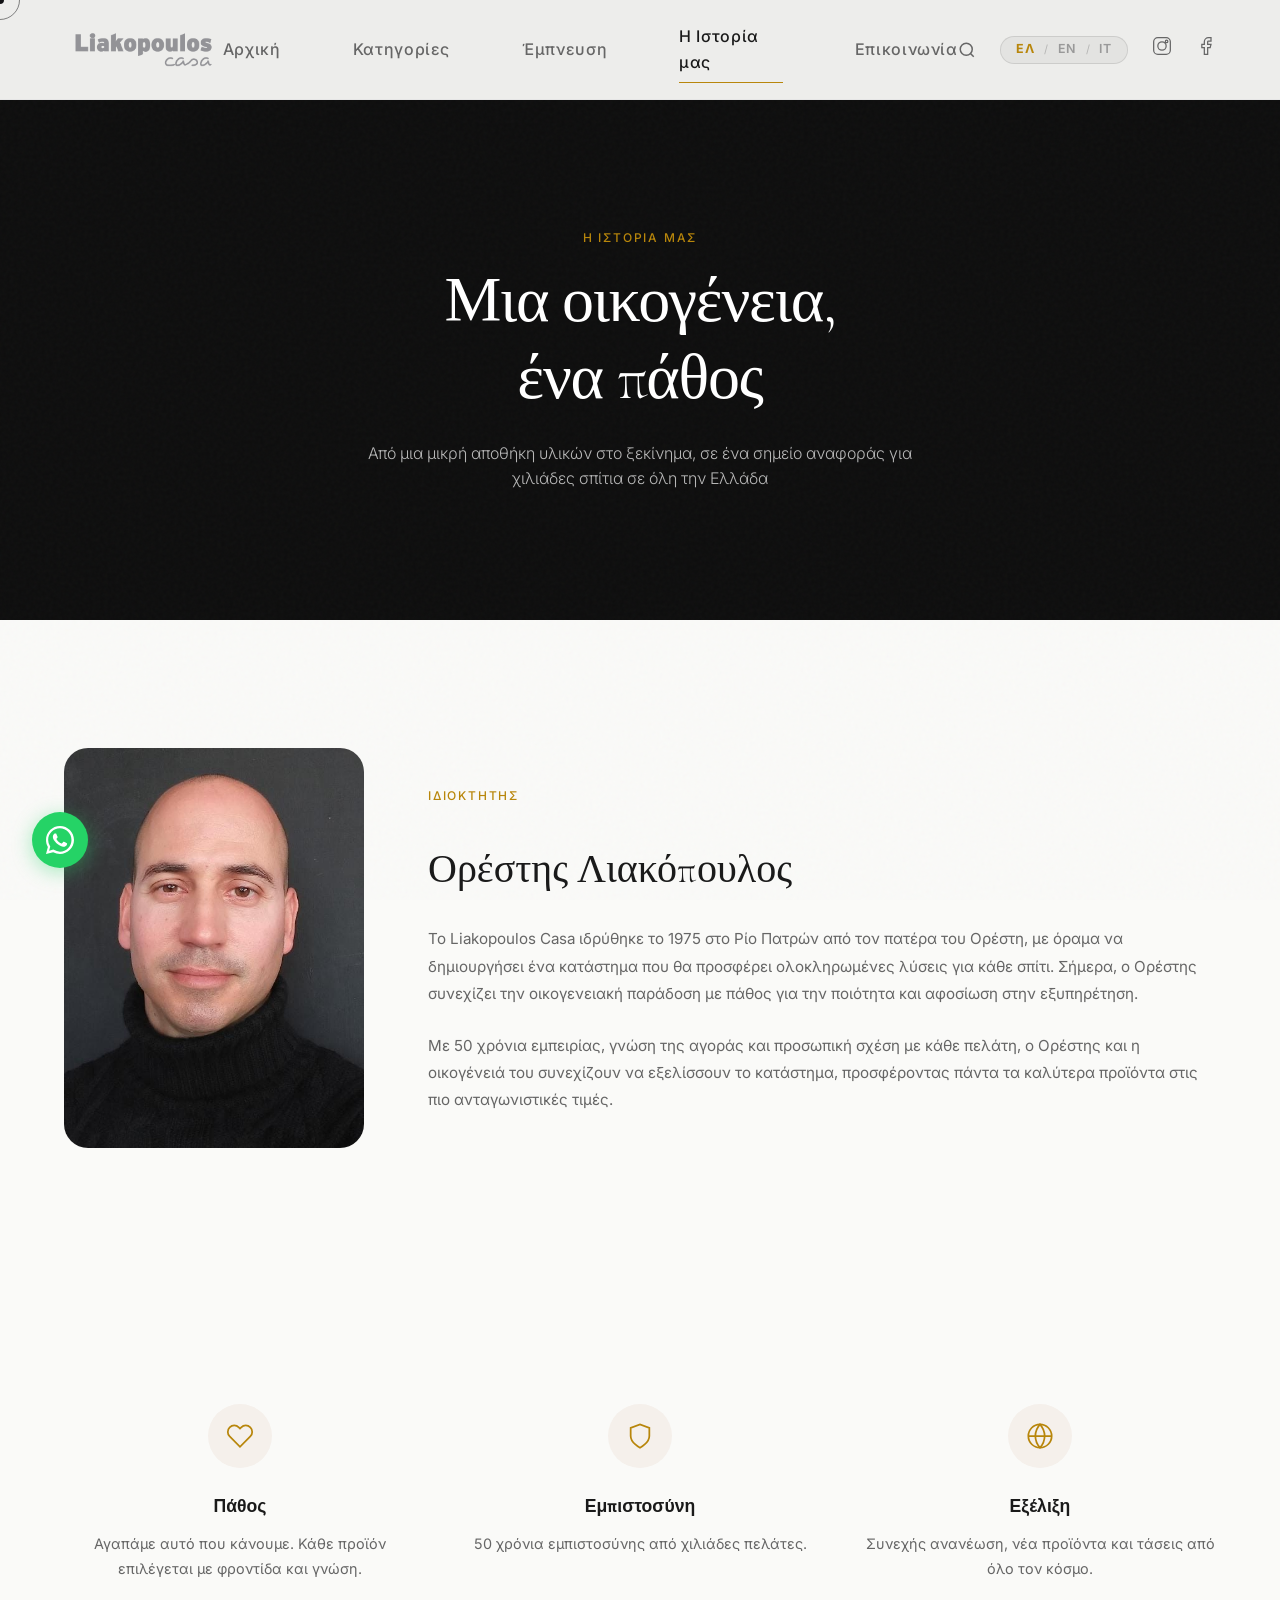
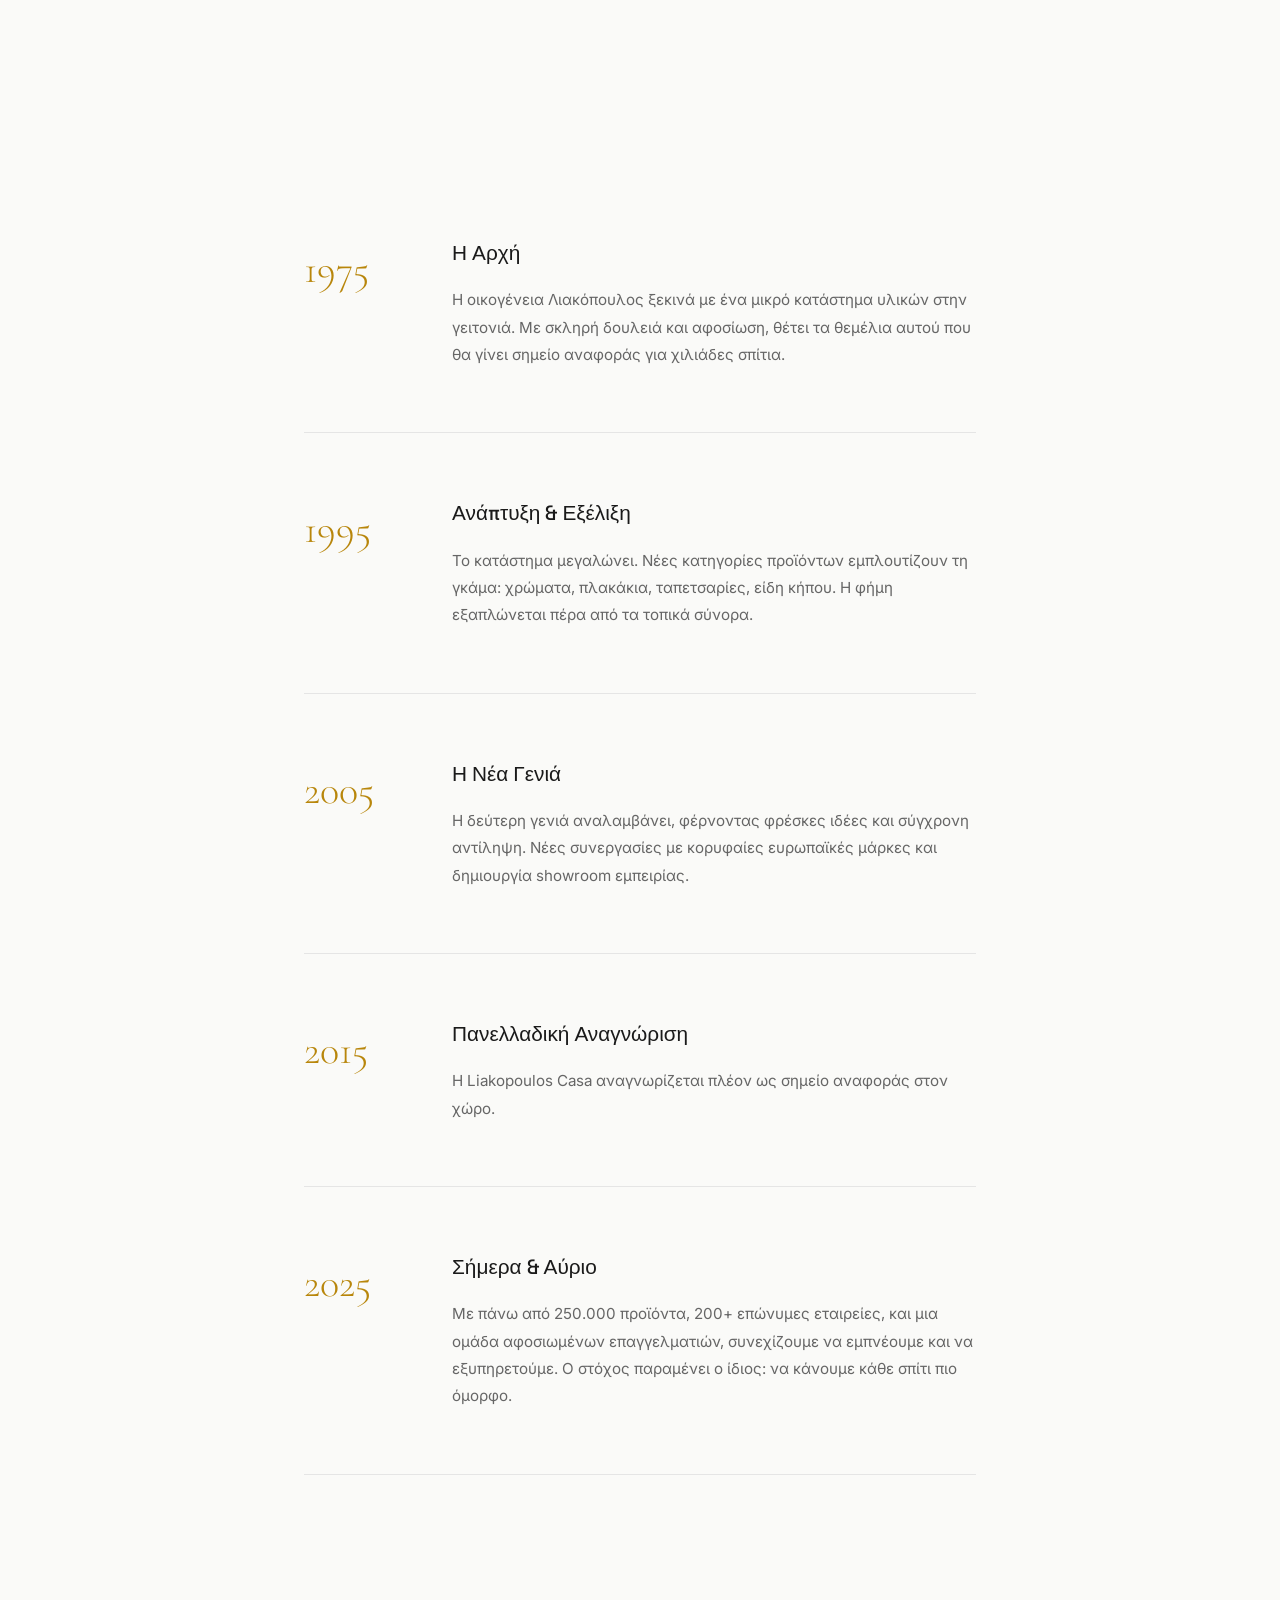
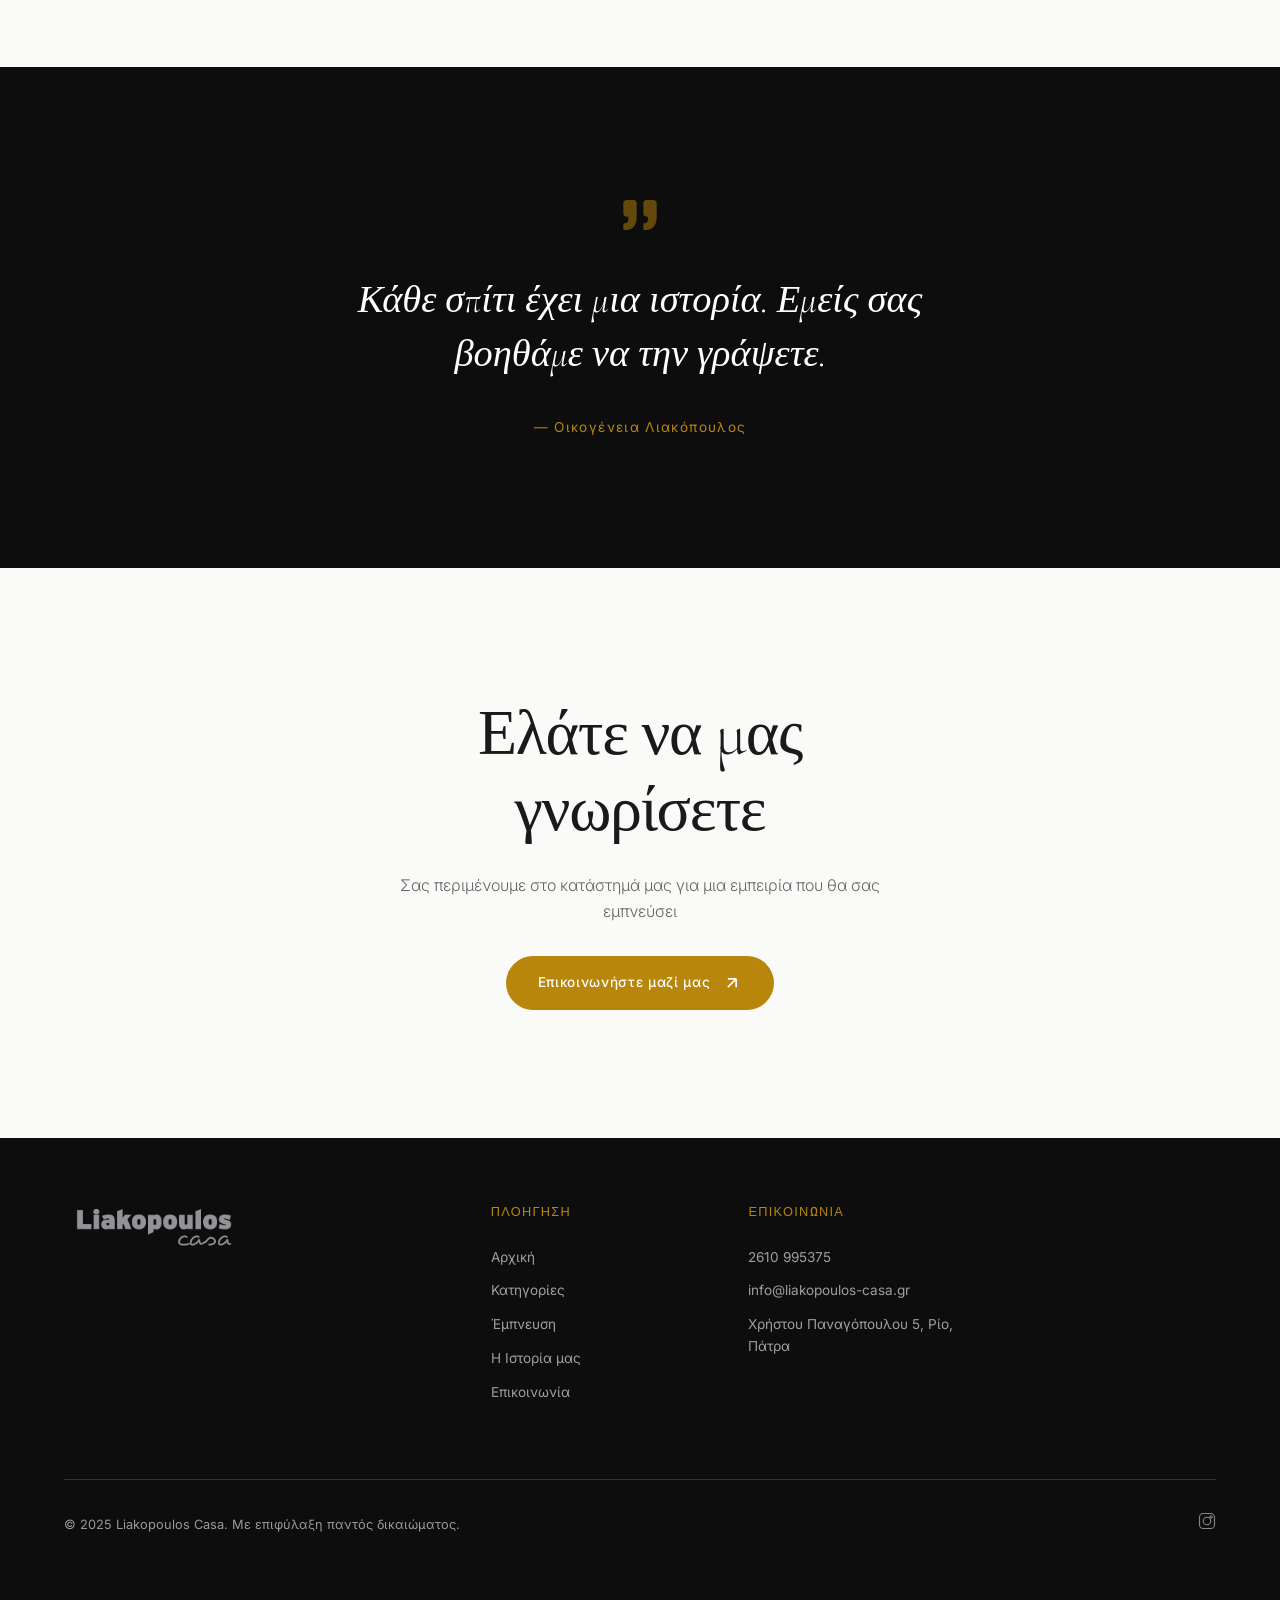
<file: story.html>
<!DOCTYPE html>
<html lang="el">
<head>
    <meta charset="UTF-8">
    <meta name="viewport" content="width=device-width, initial-scale=1.0">
    <title>Η Ιστορία μας | Liakopoulos Casa - Από το 1975 στο Ρίο Πατρών</title>
    <meta name="description" content="Η ιστορία της οικογένειας Λιακόπουλος. 50 χρόνια πάθους για ποιότητα, εξυπηρέτηση και τεχνογνωσία σε υλικά σπιτιού και διακόσμηση.">
    <meta name="robots" content="index, follow">
    <link rel="canonical" href="https://www.liakopoulos-casa.gr/story.html">
    <meta property="og:type" content="website">
    <meta property="og:url" content="https://www.liakopoulos-casa.gr/story.html">
    <meta property="og:title" content="Η Ιστορία μας | Liakopoulos Casa">
    <meta property="og:description" content="50 χρόνια πάθους για ποιότητα. Η ιστορία της οικογένειας Λιακόπουλος, από το 1975 στο Ρίο Πατρών.">
    <meta property="og:image" content="https://www.liakopoulos-casa.gr/LIAKOPOULOS_casa_LOGO_for_web.png">
    <meta property="og:locale" content="el_GR">
    <meta property="og:site_name" content="Liakopoulos Casa">
    
    <link rel="preconnect" href="https://fonts.googleapis.com">
    <link rel="preconnect" href="https://fonts.gstatic.com" crossorigin>
    <link href="https://fonts.googleapis.com/css2?family=Cormorant+Garamond:ital,wght@0,300;0,400;0,500;0,600;0,700;1,300;1,400&family=Inter:wght@200;300;400;500;600;700&family=Space+Grotesk:wght@300;400;500;600;700&display=swap" rel="stylesheet">
    
    <link rel="stylesheet" href="style.css">
    <link rel="stylesheet" href="animations.css">
    <link rel="icon" type="image/png" href="LIAKOPOULOS_casa_LOGO_for_web.png">
    <link rel="manifest" href="manifest.json">
    <meta name="theme-color" content="#B8860B">
    <link rel="alternate" hreflang="el" href="https://www.liakopoulos-casa.gr/story.html">
    <link rel="alternate" hreflang="x-default" href="https://www.liakopoulos-casa.gr/story.html">
    
    <!-- Google Analytics 4 -->
    <script async src="https://www.googletagmanager.com/gtag/js?id=G-XXXXXXXXXX"></script>
    <script>
        window.dataLayer = window.dataLayer || [];
        function gtag(){dataLayer.push(arguments);}
        gtag('js', new Date());
        gtag('config', 'G-XXXXXXXXXX');
    </script>
</head>
<body>
    <!-- Custom Cursor -->
    <div class="cursor" id="cursor">
        <div class="cursor-dot"></div>
        <div class="cursor-ring"></div>
    </div>

    <!-- Scroll Progress -->
    <div class="scroll-progress"></div>

    <!-- Navigation -->
    <header class="header scrolled" id="header">
        <nav class="nav">
            <a href="index.html" class="nav-logo">
                <img src="LIAKOPOULOS_casa_LOGO_for_web.png" alt="Liakopoulos Casa" class="nav-logo-img">
            </a>

            <div class="nav-links" id="navLinks">
                <a href="index.html" class="nav-link" data-text="Αρχική" data-i18n="nav_home" data-i18n-text="nav_home">Αρχική</a>
                <a href="categories.html" class="nav-link" data-text="Κατηγορίες" data-i18n="nav_categories" data-i18n-text="nav_categories">Κατηγορίες</a>
                <a href="inspiration.html" class="nav-link" data-text="Έμπνευση" data-i18n="nav_inspiration" data-i18n-text="nav_inspiration">Έμπνευση</a>
                <a href="story.html" class="nav-link active" data-text="Η Ιστορία μας" data-i18n="nav_story" data-i18n-text="nav_story">Η Ιστορία μας</a>
                <a href="contact.html" class="nav-link" data-text="Επικοινωνία" data-i18n="nav_contact" data-i18n-text="nav_contact">Επικοινωνία</a>
            </div>

            <div class="nav-right">
                <div class="nav-search" id="navSearch">
                    <button class="nav-search-btn" id="searchToggle" aria-label="Αναζήτηση" data-i18n-attr="aria-label:search_aria">
                        <svg width="18" height="18" viewBox="0 0 24 24" fill="none" stroke="currentColor" stroke-width="2"><circle cx="11" cy="11" r="8"/><path d="m21 21-4.35-4.35"/></svg>
                    </button>
                    <div class="nav-search-box" id="searchBox">
                        <input type="text" id="searchInput" placeholder="Αναζήτηση κατηγορίας..." data-i18n-placeholder="search_placeholder" autocomplete="off">
                        <div class="search-results" id="searchResults"></div>
                    </div>
                </div>
                <div class="lang-switcher" id="langSwitcher" role="group" aria-label="Language selection">
                    <button class="lang-btn active" data-lang="el" type="button" title="Ελληνικά">ΕΛ</button>
                    <span class="lang-divider" aria-hidden="true">/</span>
                    <button class="lang-btn" data-lang="en" type="button" title="English">EN</button>
                    <span class="lang-divider" aria-hidden="true">/</span>
                    <button class="lang-btn" data-lang="it" type="button" title="Italiano">IT</button>
                </div>
                <a href="https://www.instagram.com/liakopoulos_casa/" target="_blank" rel="noopener" class="nav-social" aria-label="Instagram">
                    <svg width="20" height="20" viewBox="0 0 24 24" fill="none" stroke="currentColor" stroke-width="1.5">
                        <rect x="2" y="2" width="20" height="20" rx="5"/>
                        <circle cx="12" cy="12" r="5"/>
                        <circle cx="17.5" cy="6.5" r="1.5"/>
                    </svg>
                </a>
                <a href="https://www.facebook.com/liakopouloscasa" target="_blank" rel="noopener" class="nav-social" aria-label="Facebook">
                    <svg width="20" height="20" viewBox="0 0 24 24" fill="none" stroke="currentColor" stroke-width="1.5">
                        <path d="M18 2h-3a5 5 0 0 0-5 5v3H7v4h3v8h4v-8h3l1-4h-4V7a1 1 0 0 1 1-1h3z"/>
                    </svg>
                </a>
                <button class="nav-menu-btn" id="menuBtn" aria-label="Menu">
                    <span></span>
                    <span></span>
                    <span></span>
                </button>
            </div>
        </nav>
    </header>

    <!-- Mobile Menu -->
    <div class="mobile-menu" id="mobileMenu">
        <div class="mobile-menu-inner">
            <a href="index.html" class="mobile-link" data-i18n="nav_home">Αρχική</a>
            <a href="categories.html" class="mobile-link" data-i18n="nav_categories">Κατηγορίες</a>
            <a href="inspiration.html" class="mobile-link" data-i18n="nav_inspiration">Έμπνευση</a>
            <a href="story.html" class="mobile-link active" data-i18n="nav_story">Η Ιστορία μας</a>
            <a href="contact.html" class="mobile-link" data-i18n="nav_contact">Επικοινωνία</a>
            <div class="mobile-lang-switcher" role="group" aria-label="Language selection">
                <button class="mobile-lang-btn active" data-lang="el" type="button">Ελληνικά</button>
                <button class="mobile-lang-btn" data-lang="en" type="button">English</button>
                <button class="mobile-lang-btn" data-lang="it" type="button">Italiano</button>
            </div>
        </div>
    </div>

    <main>
        <!-- Story Hero -->
        <section class="story-hero">
            <div class="hero-bg-grain"></div>
            <span class="section-label reveal-up" data-i18n="story_page_label">Η Ιστορία μας</span>
            <h1 class="section-title reveal-up" style="color: white; --delay: 0.2s" data-i18n="story_hero_title">Μια οικογένεια,<br>ένα πάθος</h1>
            <p class="section-desc reveal-up" style="color: rgba(255,255,255,0.7); max-width: 600px; margin: 1.5rem auto 0; --delay: 0.4s" data-i18n="story_hero_desc">
                Από μια μικρή αποθήκη υλικών στο ξεκίνημα, σε ένα σημείο αναφοράς για χιλιάδες σπίτια σε όλη την Ελλάδα
            </p>
        </section>

        <!-- Owner Section -->
        <section style="padding: var(--space-xl) var(--container-padding);">
            <div style="max-width: var(--container-max); margin: 0 auto; display: grid; grid-template-columns: 300px 1fr; gap: 4rem; align-items: center;" class="reveal-up">
                <div style="border-radius: var(--radius-xl); overflow: hidden; aspect-ratio: 3/4; background: var(--color-bg-warm); display: flex; align-items: center; justify-content: center;">
                    <img src="orestis_image.jpg" alt="Ορέστης Λιακόπουλος" style="width: 100%; height: 100%; object-fit: cover;">
                </div>
                <div>
                    <span class="section-label" data-i18n="story_owner_label">Ιδιοκτήτης</span>
                    <h2 style="font-family: var(--font-display); font-size: 2.5rem; font-weight: 300; margin: 1rem 0 1.5rem;" data-i18n="story_owner_name">Ορέστης Λιακόπουλος</h2>
                    <p style="font-size: 0.95rem; color: var(--color-text-light); line-height: 1.8; margin-bottom: 1.5rem;" data-i18n="story_owner_p1">
                        Το Liakopoulos Casa ιδρύθηκε το 1975 στο Ρίο Πατρών από τον πατέρα του Ορέστη, με όραμα να δημιουργήσει ένα κατάστημα που θα προσφέρει ολοκληρωμένες λύσεις για κάθε σπίτι. Σήμερα, ο Ορέστης συνεχίζει την οικογενειακή παράδοση με πάθος για την ποιότητα και αφοσίωση στην εξυπηρέτηση.
                    </p>
                    <p style="font-size: 0.95rem; color: var(--color-text-light); line-height: 1.8;" data-i18n="story_owner_p2">
                        Με 50 χρόνια εμπειρίας, γνώση της αγοράς και προσωπική σχέση με κάθε πελάτη, ο Ορέστης και η οικογένειά του συνεχίζουν να εξελίσσουν το κατάστημα, προσφέροντας πάντα τα καλύτερα προϊόντα στις πιο ανταγωνιστικές τιμές.
                    </p>
                </div>
            </div>
        </section>

        <!-- Values Section -->
        <section class="values-section" style="padding: var(--space-xl) var(--container-padding); max-width: var(--container-max); margin: 0 auto;">
            <div style="display: grid; grid-template-columns: repeat(3, 1fr); gap: 3rem; text-align: center;">
                <div class="reveal-up">
                    <div style="width: 64px; height: 64px; margin: 0 auto 1.5rem; display: flex; align-items: center; justify-content: center; border-radius: 50%; background: var(--color-bg-warm);">
                        <svg width="28" height="28" viewBox="0 0 24 24" fill="none" stroke="var(--color-accent)" stroke-width="1.5">
                            <path d="M20.84 4.61a5.5 5.5 0 0 0-7.78 0L12 5.67l-1.06-1.06a5.5 5.5 0 0 0-7.78 7.78l1.06 1.06L12 21.23l7.78-7.78 1.06-1.06a5.5 5.5 0 0 0 0-7.78z"/>
                        </svg>
                    </div>
                    <h3 style="font-family: var(--font-heading); font-size: 1.1rem; margin-bottom: 0.75rem;" data-i18n="val_1_title">Πάθος</h3>
                    <p style="font-size: 0.9rem; color: var(--color-text-light); line-height: 1.7;" data-i18n="val_1_desc">Αγαπάμε αυτό που κάνουμε. Κάθε προϊόν επιλέγεται με φροντίδα και γνώση.</p>
                </div>
                <div class="reveal-up" style="--delay: 0.1s">
                    <div style="width: 64px; height: 64px; margin: 0 auto 1.5rem; display: flex; align-items: center; justify-content: center; border-radius: 50%; background: var(--color-bg-warm);">
                        <svg width="28" height="28" viewBox="0 0 24 24" fill="none" stroke="var(--color-accent)" stroke-width="1.5">
                            <path d="M12 22s8-4 8-10V5l-8-3-8 3v7c0 6 8 10 8 10z"/>
                        </svg>
                    </div>
                    <h3 style="font-family: var(--font-heading); font-size: 1.1rem; margin-bottom: 0.75rem;" data-i18n="val_2_title">Εμπιστοσύνη</h3>
                    <p style="font-size: 0.9rem; color: var(--color-text-light); line-height: 1.7;" data-i18n="val_2_desc">50 χρόνια εμπιστοσύνης από χιλιάδες πελάτες.</p>
                </div>
                <div class="reveal-up" style="--delay: 0.2s">
                    <div style="width: 64px; height: 64px; margin: 0 auto 1.5rem; display: flex; align-items: center; justify-content: center; border-radius: 50%; background: var(--color-bg-warm);">
                        <svg width="28" height="28" viewBox="0 0 24 24" fill="none" stroke="var(--color-accent)" stroke-width="1.5">
                            <circle cx="12" cy="12" r="10"/>
                            <path d="M2 12h20M12 2a15.3 15.3 0 0 1 4 10 15.3 15.3 0 0 1-4 10 15.3 15.3 0 0 1-4-10 15.3 15.3 0 0 1 4-10z"/>
                        </svg>
                    </div>
                    <h3 style="font-family: var(--font-heading); font-size: 1.1rem; margin-bottom: 0.75rem;" data-i18n="val_3_title">Εξέλιξη</h3>
                    <p style="font-size: 0.9rem; color: var(--color-text-light); line-height: 1.7;" data-i18n="val_3_desc">Συνεχής ανανέωση, νέα προϊόντα και τάσεις από όλο τον κόσμο.</p>
                </div>
            </div>
        </section>

        <!-- Timeline -->
        <section class="story-timeline">
            <div class="timeline-item reveal-up">
                <span class="timeline-year">1975</span>
                <div class="timeline-content">
                    <h3 data-i18n="time_1_title">Η Αρχή</h3>
                    <p data-i18n="time_1_desc">Η οικογένεια Λιακόπουλος ξεκινά με ένα μικρό κατάστημα υλικών στην γειτονιά. Με σκληρή δουλειά και αφοσίωση, θέτει τα θεμέλια αυτού που θα γίνει σημείο αναφοράς για χιλιάδες σπίτια.</p>
                </div>
            </div>
            
            <div class="timeline-item reveal-up">
                <span class="timeline-year">1995</span>
                <div class="timeline-content">
                    <h3 data-i18n="time_2_title">Ανάπτυξη & Εξέλιξη</h3>
                    <p data-i18n="time_2_desc">Το κατάστημα μεγαλώνει. Νέες κατηγορίες προϊόντων εμπλουτίζουν τη γκάμα: χρώματα, πλακάκια, ταπετσαρίες, είδη κήπου. Η φήμη εξαπλώνεται πέρα από τα τοπικά σύνορα.</p>
                </div>
            </div>
            
            <div class="timeline-item reveal-up">
                <span class="timeline-year">2005</span>
                <div class="timeline-content">
                    <h3 data-i18n="time_3_title">Η Νέα Γενιά</h3>
                    <p data-i18n="time_3_desc">Η δεύτερη γενιά αναλαμβάνει, φέρνοντας φρέσκες ιδέες και σύγχρονη αντίληψη. Νέες συνεργασίες με κορυφαίες ευρωπαϊκές μάρκες και δημιουργία showroom εμπειρίας.</p>
                </div>
            </div>
            
            <div class="timeline-item reveal-up">
                <span class="timeline-year">2015</span>
                <div class="timeline-content">
                    <h3 data-i18n="time_4_title">Πανελλαδική Αναγνώριση</h3>
                    <p data-i18n="time_4_desc">Η Liakopoulos Casa αναγνωρίζεται πλέον ως σημείο αναφοράς στον χώρο.</p>
                </div>
            </div>
            
            <div class="timeline-item reveal-up">
                <span class="timeline-year">2025</span>
                <div class="timeline-content">
                    <h3 data-i18n="time_5_title">Σήμερα & Αύριο</h3>
                    <p data-i18n="time_5_desc">Με πάνω από 250.000 προϊόντα, 200+ επώνυμες εταιρείες, και μια ομάδα αφοσιωμένων επαγγελματιών, συνεχίζουμε να εμπνέουμε και να εξυπηρετούμε. Ο στόχος παραμένει ο ίδιος: να κάνουμε κάθε σπίτι πιο όμορφο.</p>
                </div>
            </div>
        </section>

        <!-- Quote Section -->
        <section style="padding: var(--space-xl) var(--container-padding); background: var(--color-bg-dark); text-align: center;">
            <div style="max-width: 700px; margin: 0 auto;" class="reveal-up">
                <svg width="40" height="40" viewBox="0 0 24 24" fill="var(--color-accent)" style="margin-bottom: 2rem; opacity: 0.5;">
                    <path d="M3 21c3 0 7-1 7-8V5c0-1.25-.756-2.017-2-2H4c-1.25 0-2 .75-2 1.972V11c0 1.25.75 2 2 2 1 0 1 0 1 1v1c0 1-1 2-2 2s-1 .008-1 1.031V20c0 1 0 1 1 1z"/>
                    <path d="M15 21c3 0 7-1 7-8V5c0-1.25-.757-2.017-2-2h-4c-1.25 0-2 .75-2 1.972V11c0 1.25.75 2 2 2h.75c0 2.25.25 4-2.75 4v3c0 1 0 1 1 1z"/>
                </svg>
                <blockquote style="font-family: var(--font-display); font-size: clamp(1.5rem, 3vw, 2.5rem); font-weight: 300; color: white; line-height: 1.4; font-style: italic; margin-bottom: 2rem;" data-i18n="story_quote">
                    Κάθε σπίτι έχει μια ιστορία. Εμείς σας βοηθάμε να την γράψετε.
                </blockquote>
                <span style="font-size: 0.85rem; color: var(--color-accent); letter-spacing: 0.1em;" data-i18n="story_quote_author">— Οικογένεια Λιακόπουλος</span>
            </div>
        </section>

        <!-- CTA -->
        <section style="padding: var(--space-xl) var(--container-padding); text-align: center;">
            <div class="reveal-up">
                <h2 class="section-title" style="margin-bottom: 1.5rem;" data-i18n="story_cta_title">Ελάτε να μας<br>γνωρίσετε</h2>
                <p class="section-desc" style="margin: 0 auto 2rem; text-align: center;" data-i18n="story_cta_desc">Σας περιμένουμε στο κατάστημά μας για μια εμπειρία που θα σας εμπνεύσει</p>
                <a href="contact.html" class="btn btn-primary">
                    <span data-i18n="popup_contact_btn">Επικοινωνήστε μαζί μας</span>
                    <svg width="20" height="20" viewBox="0 0 24 24" fill="none" stroke="currentColor" stroke-width="2">
                        <path d="M7 17L17 7M17 7H7M17 7V17"/>
                    </svg>
                </a>
            </div>
        </section>
    </main>

    <!-- Footer -->
    <footer class="footer">
        <div class="footer-top">
            <div class="footer-brand">
                <img src="LIAKOPOULOS_casa_LOGO_for_web.png" alt="Liakopoulos Casa" class="footer-logo-img">
            </div>
            <div class="footer-links">
                <div class="footer-col">
                    <h5 data-i18n="footer_nav_title">Πλοήγηση</h5>
                    <a href="index.html" data-i18n="nav_home">Αρχική</a>
                    <a href="categories.html" data-i18n="nav_categories">Κατηγορίες</a>
                    <a href="inspiration.html" data-i18n="nav_inspiration">Έμπνευση</a>
                    <a href="story.html" data-i18n="nav_story">Η Ιστορία μας</a>
                    <a href="contact.html" data-i18n="nav_contact">Επικοινωνία</a>
                </div>
                <div class="footer-col">
                    <h5 data-i18n="footer_contact_title">Επικοινωνία</h5>
                    <a href="tel:+302610995375">2610 995375</a>
                    <a href="mailto:info@liakopoulos-casa.gr">info@liakopoulos-casa.gr</a>
                    <a href="https://www.google.com/maps/dir//Liakopoulos-casa,+%CE%A7%CF%81%CE%AE%CF%83%CF%84%CE%BF%CF%85+%CE%A0%CE%B1%CE%BD%CE%B1%CE%B3%CF%8C%CF%80%CE%BF%CF%85%CE%BB%CE%BF%CF%85,+%CE%A0%CE%B1%CF%84%CF%81%CF%8E%CE%BD+5,+Rio+265+04,+Greece/@38.2944252,21.7857086,794m/data=!3m1!1e3!4m18!1m8!3m7!1s0x135e4bdd6a5a8429:0x2d9d6cd6109ecf01!2sLiakopoulos-casa!8m2!3d38.2941835!4d21.7888122![base64]!16s%2Fg%2F11mp6d9f2h!4m8!1m0!1m5!1m1!1s0x135e4bdd6a5a8429:0x2d9d6cd6109ecf01!2m2!1d21.7888122!2d38.2941835!3e0" target="_blank" rel="noopener" data-i18n="footer_address">Χρήστου Παναγόπουλου 5, Ρίο, Πάτρα</a>
                </div>
            </div>
        </div>
        <div class="footer-bottom">
            <span data-i18n="footer_rights">&copy; 2025 Liakopoulos Casa. Με επιφύλαξη παντός δικαιώματος.</span>
            <div class="footer-social">
                <a href="https://www.instagram.com/liakopoulos_casa/" target="_blank" rel="noopener" aria-label="Instagram">
                    <svg width="18" height="18" viewBox="0 0 24 24" fill="none" stroke="currentColor" stroke-width="1.5">
                        <rect x="2" y="2" width="20" height="20" rx="5"/>
                        <circle cx="12" cy="12" r="5"/>
                        <circle cx="17.5" cy="6.5" r="1.5"/>
                    </svg>
                </a>
            </div>
        </div>
    </footer>

    <!-- Category Popup -->
    <div class="category-popup-overlay" id="categoryPopup">
        <div class="category-popup">
            <button class="category-popup-close" id="popupClose">&times;</button>
            <h3 class="category-popup-title" id="popupTitle"></h3>
            <ul class="category-popup-list" id="popupList"></ul>
            <a href="contact.html" id="popupContactLink" class="btn btn-primary" style="margin-top: 1.5rem; width: 100%; justify-content: center;">
                <span data-i18n="popup_contact_btn">Επικοινωνήστε μαζί μας</span>
            </a>
        </div>
    </div>
                        <circle cx="17.5" cy="6.5" r="1.5"/>
                    </svg>
                </a>
            </div>
        </div>
    </footer>

    <!-- Category Popup -->
    <div class="category-popup-overlay" id="categoryPopup">
        <div class="category-popup">
            <button class="category-popup-close" id="popupClose">&times;</button>
            <h3 class="category-popup-title" id="popupTitle"></h3>
            <ul class="category-popup-list" id="popupList"></ul>
            <a href="contact.html" class="btn btn-primary" style="margin-top: 1.5rem; width: 100%; justify-content: center;">
                <span>Επικοινωνήστε μαζί μας</span>
            </a>
        </div>
    </div>

    <!-- WhatsApp Float -->
    <a href="https://wa.me/306944282790" target="_blank" rel="noopener" class="whatsapp-float" aria-label="WhatsApp">
        <svg viewBox="0 0 32 32" width="28" height="28" fill="white"><path d="M16.004 0C7.165 0 .003 7.16.003 15.997c0 2.82.737 5.574 2.137 8.004L.003 32l8.204-2.1a15.94 15.94 0 007.797 2.016C24.84 31.916 32 24.756 32 15.997 32 7.16 24.84 0 16.004 0zm0 29.314a13.28 13.28 0 01-7.07-2.03l-.5-.3-4.87 1.25 1.3-4.73-.34-.54a13.2 13.2 0 01-2.04-7.07c0-7.34 5.97-13.31 13.31-13.31 7.34 0 13.31 5.97 13.31 13.31.08 7.34-5.9 13.31-13.1 13.42zm7.3-9.97c-.4-.2-2.37-1.17-2.74-1.3-.37-.14-.64-.2-.9.2-.27.4-1.04 1.3-1.27 1.57-.23.27-.47.3-.87.1-.4-.2-1.69-.62-3.22-1.98-1.19-1.06-1.99-2.37-2.23-2.77-.23-.4-.02-.62.18-.82.18-.18.4-.47.6-.7.2-.24.27-.4.4-.67.14-.27.07-.5-.03-.7-.1-.2-.9-2.17-1.24-2.97-.32-.78-.66-.67-.9-.68-.23-.01-.5-.01-.77-.01-.27 0-.7.1-1.07.5-.37.4-1.4 1.37-1.4 3.34 0 1.97 1.43 3.87 1.63 4.14.2.27 2.82 4.3 6.83 6.03.95.41 1.7.66 2.28.84.96.3 1.83.26 2.52.16.77-.12 2.37-.97 2.7-1.9.34-.94.34-1.74.24-1.9-.1-.17-.37-.27-.77-.47z"/></svg>
    </a>

    <script src="main.js"></script>
    <script src="animations.js"></script>
</body>
</html>
</file>
<file: style.css>
/* ===================================
   LIAKOPOULOS CASA - Main Stylesheet
   Immersive Editorial Design
   =================================== */

/* === CSS Variables === */
:root {
    /* Colors */
    --color-bg: #FAFAF8;
    --color-bg-dark: #0D0D0D;
    --color-bg-warm: #F5F0EB;
    --color-text: #1A1A1A;
    --color-text-light: #666666;
    --color-text-muted: #999999;
    --color-accent: #B8860B;
    --color-accent-light: #DAA520;
    --color-accent-dark: #8B6914;
    --color-border: #E5E5E5;
    --color-border-dark: #333333;
    
    /* Typography */
    --font-display: 'Cormorant Garamond', serif;
    --font-body: 'Inter', sans-serif;
    --font-heading: 'Space Grotesk', sans-serif;
    
    /* Spacing */
    --space-xs: 0.5rem;
    --space-sm: 1rem;
    --space-md: 2rem;
    --space-lg: 4rem;
    --space-xl: 8rem;
    --space-2xl: 12rem;
    
    /* Sizing */
    --container-max: 1440px;
    --container-padding: 4rem;
    
    /* Transitions */
    --ease-out: cubic-bezier(0.16, 1, 0.3, 1);
    --ease-in-out: cubic-bezier(0.65, 0, 0.35, 1);
    --duration-fast: 0.3s;
    --duration-normal: 0.6s;
    --duration-slow: 1s;
    
    /* Borders */
    --radius-sm: 4px;
    --radius-md: 8px;
    --radius-lg: 16px;
    --radius-xl: 24px;
}

/* === Reset & Base === */
*, *::before, *::after {
    margin: 0;
    padding: 0;
    box-sizing: border-box;
}

html {
    scroll-behavior: smooth;
    font-size: 16px;
    -webkit-font-smoothing: antialiased;
    -moz-osx-font-smoothing: grayscale;
}

body {
    font-family: var(--font-body);
    color: var(--color-text);
    background-color: var(--color-bg);
    line-height: 1.6;
    overflow-x: hidden;
    cursor: default;
}

a {
    text-decoration: none;
    color: inherit;
    cursor: pointer;
}

button {
    border: none;
    background: none;
    cursor: pointer;
    font-family: inherit;
}

img {
    max-width: 100%;
    height: auto;
    display: block;
}

ul, ol {
    list-style: none;
}

/* === Custom Cursor === */
.cursor {
    position: fixed;
    top: 0;
    left: 0;
    pointer-events: none;
    z-index: 10000;
    mix-blend-mode: difference;
}

.cursor-dot {
    position: absolute;
    width: 8px;
    height: 8px;
    background: white;
    border-radius: 50%;
    transform: translate(-50%, -50%);
    transition: transform 0.1s ease;
}

.cursor-ring {
    position: absolute;
    width: 40px;
    height: 40px;
    border: 1px solid rgba(255, 255, 255, 0.5);
    border-radius: 50%;
    transform: translate(-50%, -50%);
    transition: all 0.15s ease;
}

.cursor.hovering .cursor-ring {
    width: 60px;
    height: 60px;
    border-color: rgba(255, 255, 255, 0.8);
}

/* === Loader === */
.loader {
    position: fixed;
    top: 0;
    left: 0;
    width: 100%;
    height: 100%;
    background: var(--color-bg-dark);
    display: flex;
    align-items: center;
    justify-content: center;
    z-index: 9999;
    transition: opacity 0.8s var(--ease-out), visibility 0.8s;
}

.loader.hidden {
    opacity: 0;
    visibility: hidden;
    pointer-events: none;
    display: none;
}

.loader-inner {
    text-align: center;
}

.loader-logo {
    margin-bottom: 3rem;
}

.loader-text {
    display: block;
    font-family: var(--font-heading);
    font-size: 2rem;
    font-weight: 300;
    letter-spacing: 0.5em;
    color: white;
}

.loader-subtext {
    display: block;
    font-family: var(--font-display);
    font-size: 1rem;
    letter-spacing: 0.3em;
    color: var(--color-accent);
    margin-top: 0.5rem;
}

.loader-bar {
    width: 200px;
    height: 1px;
    background: rgba(255, 255, 255, 0.1);
    margin: 0 auto;
    overflow: hidden;
}

.loader-progress {
    width: 0%;
    height: 100%;
    background: var(--color-accent);
    animation: loaderProgress 2s var(--ease-out) forwards;
}

@keyframes loaderProgress {
    to { width: 100%; }
}

/* === Header / Navigation === */
.header {
    position: fixed;
    top: 0;
    left: 0;
    width: 100%;
    z-index: 1000;
    padding: 1.5rem var(--container-padding);
    transition: all var(--duration-fast) var(--ease-out);
}

.header.scrolled {
    background: rgba(250, 250, 248, 0.95);
    backdrop-filter: blur(20px);
    -webkit-backdrop-filter: blur(20px);
    padding: 1rem var(--container-padding);
    box-shadow: 0 1px 0 var(--color-border);
}

.contact-form {
    scroll-margin-top: 7rem;
}

.nav {
    display: flex;
    align-items: center;
    justify-content: space-between;
    max-width: var(--container-max);
    margin: 0 auto;
    position: relative;
    z-index: 2;
}

.nav-logo {
    display: flex;
    align-items: center;
}

.nav-logo-img {
    height: 45px;
    width: auto;
    transition: all var(--duration-fast);
}

.footer-logo-img {
    height: 50px;
    width: auto;
}

.loader-logo-img {
    height: 60px;
    width: auto;
}

.nav-links {
    display: flex;
    align-items: center;
    gap: 4.5rem;
    position: relative;
    z-index: 10;
}

.nav-link {
    font-family: var(--font-body);
    font-size: 1rem;
    font-weight: 500;
    color: rgba(255, 255, 255, 0.8);
    letter-spacing: 0.04em;
    position: relative;
    padding: 0.5rem 0;
    transition: color var(--duration-fast);
    cursor: pointer;
    display: inline-block;
}

.nav-link::after {
    content: '';
    position: absolute;
    bottom: 0;
    left: 0;
    width: 0%;
    height: 1px;
    background: var(--color-accent);
    transition: width var(--duration-fast) var(--ease-out);
}

.nav-link:hover::after,
.nav-link.active::after {
    width: 100%;
}

.header.scrolled .nav-link {
    color: var(--color-text-light);
}

.header.scrolled .nav-link:hover,
.header.scrolled .nav-link.active {
    color: var(--color-text);
}

.nav-right {
    display: flex;
    align-items: center;
    gap: 1.5rem;
}

/* Language Switcher */
.lang-switcher {
    display: inline-flex;
    align-items: center;
    gap: 0.25rem;
    padding: 0.25rem 0.6rem;
    border-radius: 999px;
    background: rgba(255, 255, 255, 0.08);
    border: 1px solid rgba(255, 255, 255, 0.15);
    transition: all var(--duration-fast);
}

.header.scrolled .lang-switcher {
    background: rgba(0, 0, 0, 0.04);
    border-color: rgba(0, 0, 0, 0.1);
}

.lang-btn {
    font-family: var(--font-body);
    font-size: 0.78rem;
    font-weight: 600;
    letter-spacing: 0.06em;
    color: rgba(255, 255, 255, 0.65);
    padding: 0.15rem 0.35rem;
    border-radius: 4px;
    transition: all var(--duration-fast);
    line-height: 1;
    cursor: pointer;
}

.header.scrolled .lang-btn {
    color: var(--color-text-muted);
}

.lang-btn:hover {
    color: #ffffff;
}

.header.scrolled .lang-btn:hover {
    color: var(--color-text);
}

.lang-btn.active {
    color: var(--color-accent);
    font-weight: 700;
}

.header.scrolled .lang-btn.active {
    color: var(--color-accent);
}

.lang-divider {
    font-size: 0.7rem;
    color: rgba(255, 255, 255, 0.25);
    user-select: none;
}

.header.scrolled .lang-divider {
    color: rgba(0, 0, 0, 0.2);
}

.nav-social {
    color: rgba(255, 255, 255, 0.8);
    transition: color var(--duration-fast);
    cursor: pointer;
}

.header.scrolled .nav-social {
    color: var(--color-text-light);
}

.nav-social:hover {
    color: var(--color-accent);
}

.nav-menu-btn {
    display: none;
    flex-direction: column;
    gap: 5px;
    width: 28px;
    padding: 4px 0;
}

.nav-menu-btn span {
    display: block;
    width: 100%;
    height: 1.5px;
    background: white;
    transition: all var(--duration-fast) var(--ease-out);
}

.header.scrolled .nav-menu-btn span {
    background: var(--color-text);
}

.nav-menu-btn.active span:nth-child(1) {
    transform: rotate(45deg) translate(4px, 4px);
}

.nav-menu-btn.active span:nth-child(2) {
    opacity: 0;
}

.nav-menu-btn.active span:nth-child(3) {
    transform: rotate(-45deg) translate(5px, -5px);
}

/* Mobile Menu */
.mobile-menu {
    position: fixed;
    top: 0;
    left: 0;
    width: 100%;
    height: 100vh;
    background: var(--color-bg-dark);
    z-index: 999;
    display: none;
    align-items: center;
    justify-content: center;
    opacity: 0;
    transition: opacity var(--duration-normal) var(--ease-out);
}

.mobile-menu.active {
    display: flex;
    opacity: 1;
}

.mobile-menu-inner {
    text-align: center;
}

.mobile-link {
    display: block;
    font-family: var(--font-display);
    font-size: 3rem;
    font-weight: 300;
    color: white;
    margin: 1rem 0;
    opacity: 0;
    transform: translateY(20px);
    transition: all var(--duration-fast) var(--ease-out);
}

.mobile-menu.active .mobile-link {
    opacity: 1;
    transform: translateY(0);
}

.mobile-menu.active .mobile-link:nth-child(1) { transition-delay: 0.1s; }
.mobile-menu.active .mobile-link:nth-child(2) { transition-delay: 0.15s; }
.mobile-menu.active .mobile-link:nth-child(3) { transition-delay: 0.2s; }
.mobile-menu.active .mobile-link:nth-child(4) { transition-delay: 0.25s; }
.mobile-menu.active .mobile-link:nth-child(5) { transition-delay: 0.3s; }

.mobile-link:hover {
    color: var(--color-accent);
}

/* Mobile Language Switcher */
.mobile-lang-switcher {
    display: inline-flex;
    align-items: center;
    gap: 0.5rem;
    margin: 1.5rem auto 0.5rem;
    padding: 0.35rem 0.6rem;
    background: rgba(255, 255, 255, 0.08);
    border: 1px solid rgba(255, 255, 255, 0.15);
    border-radius: 999px;
}

.mobile-lang-btn {
    font-family: var(--font-body);
    font-size: 0.85rem;
    font-weight: 500;
    color: rgba(255, 255, 255, 0.7);
    padding: 0.35rem 0.85rem;
    border-radius: 999px;
    transition: all var(--duration-fast);
    cursor: pointer;
}

.mobile-lang-btn.active {
    background: var(--color-accent);
    color: #000000;
    font-weight: 600;
}

.mobile-menu-footer {
    margin-top: 3rem;
    padding-top: 2rem;
    border-top: 1px solid var(--color-border-dark);
}

.mobile-menu-footer a,
.mobile-menu-footer span {
    display: block;
    font-size: 0.85rem;
    color: var(--color-text-muted);
    margin: 0.5rem 0;
}

.mobile-menu-footer a:hover {
    color: var(--color-accent);
}

/* === Hero Section === */
.hero {
    position: relative;
    width: 100%;
    height: 100vh;
    min-height: 700px;
    display: flex;
    align-items: center;
    justify-content: center;
    overflow: hidden;
}

.hero-bg {
    position: absolute;
    top: 0;
    left: 0;
    width: 100%;
    height: 100%;
    background: 
        linear-gradient(135deg, #2c2c2c 0%, #3a3a3a 30%, #4a4a4a 60%, #2c2c2c 100%);
}

.hero-bg-overlay {
    position: absolute;
    top: 0;
    left: 0;
    width: 100%;
    height: 100%;
    background: radial-gradient(ellipse at 30% 50%, rgba(184, 134, 11, 0.12), transparent 60%),
                radial-gradient(ellipse at 70% 80%, rgba(160, 160, 160, 0.15), transparent 50%);
}

.hero-bg-grain {
    position: absolute;
    top: 0;
    left: 0;
    width: 100%;
    height: 100%;
    opacity: 0.03;
    background-image: url("data:image/svg+xml,%3Csvg viewBox='0 0 256 256' xmlns='http://www.w3.org/2000/svg'%3E%3Cfilter id='noise'%3E%3CfeTurbulence type='fractalNoise' baseFrequency='0.9' numOctaves='4' stitchTiles='stitch'/%3E%3C/filter%3E%3Crect width='100%25' height='100%25' filter='url(%23noise)'/%3E%3C/svg%3E");
}

.hero-content {
    position: relative;
    z-index: 2;
    text-align: center;
    padding: 0 var(--container-padding);
    max-width: var(--container-max);
}

.hero-tagline {
    display: flex;
    align-items: center;
    justify-content: center;
    gap: 1rem;
    margin-bottom: 2rem;
}

.hero-tagline-line {
    width: 40px;
    height: 1px;
    background: var(--color-accent);
}

.hero-tagline-text {
    font-family: var(--font-body);
    font-size: 0.8rem;
    letter-spacing: 0.15em;
    text-transform: uppercase;
    color: var(--color-accent);
    font-weight: 400;
}

.hero-title {
    margin-bottom: 1.5rem;
}

.hero-title-line {
    display: block;
    font-family: var(--font-display);
    font-size: clamp(3rem, 8vw, 6.5rem);
    font-weight: 300;
    line-height: 1.1;
    color: white;
    letter-spacing: -0.02em;
}

.hero-title-accent {
    color: var(--color-accent-light);
    font-style: italic;
}

.hero-description {
    font-family: var(--font-body);
    font-size: 1.1rem;
    color: rgba(255, 255, 255, 0.7);
    font-weight: 300;
    margin-bottom: 3rem;
    letter-spacing: 0.02em;
}

.hero-cta {
    display: flex;
    align-items: center;
    justify-content: center;
    gap: 1.5rem;
    flex-wrap: wrap;
}

.hero-scroll-indicator {
    position: absolute;
    bottom: 3rem;
    left: 50%;
    transform: translateX(-50%);
    display: flex;
    flex-direction: column;
    align-items: center;
    gap: 0.75rem;
    color: rgba(255, 255, 255, 0.4);
    font-size: 0.7rem;
    letter-spacing: 0.15em;
    text-transform: uppercase;
}

.hero-scroll-line {
    width: 1px;
    height: 40px;
    background: linear-gradient(to bottom, rgba(255, 255, 255, 0.4), transparent);
    animation: scrollLine 2s ease-in-out infinite;
}

@keyframes scrollLine {
    0%, 100% { transform: scaleY(1); opacity: 1; }
    50% { transform: scaleY(0.5); opacity: 0.3; }
}

/* Hero Floating Elements */
.hero-float {
    position: absolute;
    border-radius: 50%;
    opacity: 0.1;
    pointer-events: none;
}

.hero-float-1 {
    width: 400px;
    height: 400px;
    background: var(--color-accent);
    top: -100px;
    right: -100px;
    animation: float1 20s ease-in-out infinite;
}

.hero-float-2 {
    width: 300px;
    height: 300px;
    background: #0f3460;
    bottom: -100px;
    left: -100px;
    animation: float2 15s ease-in-out infinite;
}

@keyframes float1 {
    0%, 100% { transform: translate(0, 0) scale(1); }
    50% { transform: translate(-30px, 30px) scale(1.1); }
}

@keyframes float2 {
    0%, 100% { transform: translate(0, 0) scale(1); }
    50% { transform: translate(20px, -20px) scale(0.9); }
}

/* === Buttons === */
.btn {
    display: inline-flex;
    align-items: center;
    gap: 0.75rem;
    padding: 1rem 2rem;
    font-family: var(--font-body);
    font-size: 0.85rem;
    font-weight: 500;
    letter-spacing: 0.05em;
    border-radius: 50px;
    transition: all var(--duration-fast) var(--ease-out);
    position: relative;
    overflow: hidden;
}

.btn-primary {
    background: var(--color-accent);
    color: white;
}

.btn-primary:hover {
    background: var(--color-accent-dark);
    transform: translateY(-2px);
    box-shadow: 0 10px 30px rgba(184, 134, 11, 0.3);
}

.btn-primary.btn-light {
    background: white;
    color: var(--color-text);
}

.btn-primary.btn-light:hover {
    background: var(--color-bg-warm);
    transform: translateY(-2px);
    box-shadow: 0 10px 30px rgba(0, 0, 0, 0.2);
}

.btn-ghost {
    border: 1px solid rgba(255, 255, 255, 0.3);
    color: white;
}

.btn-ghost:hover {
    border-color: white;
    background: rgba(255, 255, 255, 0.05);
}

.link-arrow {
    display: inline-flex;
    align-items: center;
    gap: 0.75rem;
    font-size: 0.9rem;
    font-weight: 500;
    color: var(--color-text);
    transition: all var(--duration-fast);
}

.link-arrow svg {
    transition: transform var(--duration-fast) var(--ease-out);
}

.link-arrow:hover {
    color: var(--color-accent);
}

.link-arrow:hover svg {
    transform: translateX(5px);
}

/* === Marquee === */
.marquee-section {
    padding: 2rem 0;
    background: var(--color-bg-dark);
    overflow: hidden;
}

.marquee {
    position: relative;
    width: 100%;
    overflow: hidden;
}

.marquee-inner {
    display: flex;
    align-items: center;
    gap: 3rem;
    animation: marqueeScroll 30s linear infinite;
    white-space: nowrap;
    width: max-content;
}

.marquee-inner span {
    font-family: var(--font-heading);
    font-size: 1.1rem;
    font-weight: 400;
    letter-spacing: 0.3em;
    text-transform: uppercase;
    color: rgba(255, 255, 255, 0.6);
}

.marquee-dot {
    font-size: 0.5rem !important;
    color: var(--color-accent) !important;
}

@keyframes marqueeScroll {
    0% { transform: translateX(0); }
    100% { transform: translateX(-50%); }
}

/* === Section Headers === */
.section-header {
    max-width: var(--container-max);
    margin: 0 auto;
    padding: 0 var(--container-padding);
    margin-bottom: 4rem;
}

.section-header.centered {
    text-align: center;
}

.section-label {
    display: inline-block;
    font-family: var(--font-body);
    font-size: 0.75rem;
    font-weight: 500;
    letter-spacing: 0.15em;
    text-transform: uppercase;
    color: var(--color-accent);
    margin-bottom: 1rem;
}

.section-title {
    font-family: var(--font-display);
    font-size: clamp(2.5rem, 5vw, 4rem);
    font-weight: 300;
    line-height: 1.2;
    color: var(--color-text);
    letter-spacing: -0.02em;
}

.section-desc {
    font-size: 1rem;
    color: var(--color-text-light);
    font-weight: 300;
    margin-top: 1rem;
    max-width: 500px;
}

.section-header.centered .section-desc {
    margin-left: auto;
    margin-right: auto;
}

/* === Categories Section === */
.categories-section {
    padding: var(--space-xl) 0;
}

.categories-scroll {
    overflow-x: auto;
    overflow-y: hidden;
    padding: 0 var(--container-padding);
    margin-bottom: 3rem;
    scrollbar-width: none;
    -ms-overflow-style: none;
}

.categories-scroll::-webkit-scrollbar {
    display: none;
}

.categories-track {
    display: flex;
    gap: 1.5rem;
    padding-bottom: 1rem;
    justify-content: center;
}

.category-card {
    flex-shrink: 0;
    width: 300px;
    height: 420px;
    border-radius: var(--radius-lg);
    overflow: hidden;
    position: relative;
    display: flex;
    flex-direction: column;
    justify-content: flex-end;
    transition: transform var(--duration-fast) var(--ease-out);
    cursor: pointer;
}

.category-card:hover {
    transform: translateY(-8px);
}

.category-cards-grid {
    display: grid;
    grid-template-columns: repeat(auto-fit, minmax(260px, 1fr));
    gap: 1.5rem;
    justify-items: center;
    padding: var(--space-lg) var(--container-padding);
    max-width: var(--container-max);
    margin: 0 auto;
}

.category-cards-grid .category-card {
    width: 100%;
    max-width: 320px;
}

.category-card::after {
    content: attr(data-tooltip);
    position: absolute;
    top: 1.25rem;
    right: 1.25rem;
    z-index: 3;
    padding: 0.5rem 1rem;
    border-radius: var(--radius-md);
    background: rgba(0, 0, 0, 0.7);
    color: white;
    font-size: 0.75rem;
    font-weight: 400;
    white-space: nowrap;
    opacity: 0;
    transform: translateY(-6px);
    transition: opacity var(--duration-fast) var(--ease-out), transform var(--duration-fast) var(--ease-out);
    pointer-events: none;
}

.category-card:hover::after {
    opacity: 1;
    transform: translateY(0);
}

.category-card-img {
    position: absolute;
    top: 0;
    left: 0;
    width: 100%;
    height: 100%;
}

.category-card-placeholder {
    width: 100%;
    height: 100%;
    object-fit: cover;
    transition: transform var(--duration-slow) var(--ease-out);
}

img.category-card-placeholder {
    position: absolute;
    top: 0;
    left: 0;
}

.category-card:hover .category-card-placeholder {
    transform: scale(1.05);
}

.category-card-overlay {
    position: absolute;
    top: 0;
    left: 0;
    width: 100%;
    height: 100%;
    background: linear-gradient(to top, rgba(0, 0, 0, 0.8) 0%, rgba(0, 0, 0, 0.1) 60%, transparent 100%);
    z-index: 1;
}

.category-card-content {
    position: relative;
    z-index: 2;
    padding: 2rem;
}

.category-card-number {
    font-family: var(--font-heading);
    font-size: 0.7rem;
    font-weight: 500;
    letter-spacing: 0.1em;
    color: var(--color-accent);
    margin-bottom: 0.5rem;
    display: block;
}

.category-card-title {
    font-family: var(--font-display);
    font-size: 1.6rem;
    font-weight: 400;
    color: white;
    line-height: 1.3;
    margin-bottom: 0.5rem;
}

.category-card-desc {
    font-size: 0.8rem;
    color: rgba(255, 255, 255, 0.6);
    font-weight: 300;
}

.categories-cta {
    padding: 0 var(--container-padding);
    max-width: var(--container-max);
    margin: 0 auto;
}

/* === Features Section === */
.features-section {
    padding: var(--space-xl) var(--container-padding);
    max-width: var(--container-max);
    margin: 0 auto;
}

.features-grid {
    display: grid;
    grid-template-columns: 1fr 1fr;
    gap: 3rem;
    align-items: stretch;
}

.feature-large {
    position: relative;
    border-radius: var(--radius-xl);
    overflow: hidden;
    min-height: 500px;
    display: flex;
    align-items: flex-end;
}

.feature-large-bg {
    position: absolute;
    top: 0;
    left: 0;
    width: 100%;
    height: 100%;
}

.feature-large-content {
    position: relative;
    z-index: 2;
    padding: 3rem;
}

.feature-label {
    display: inline-block;
    font-size: 0.75rem;
    font-weight: 500;
    letter-spacing: 0.15em;
    text-transform: uppercase;
    color: var(--color-accent);
    margin-bottom: 1rem;
}

.feature-title {
    font-family: var(--font-display);
    font-size: clamp(2rem, 3.5vw, 3.5rem);
    font-weight: 300;
    color: white;
    line-height: 1.2;
    margin-bottom: 1.5rem;
}

.feature-desc {
    font-size: 0.95rem;
    color: rgba(255, 255, 255, 0.7);
    font-weight: 300;
    line-height: 1.7;
    margin-bottom: 2rem;
    max-width: 400px;
}

.features-list {
    display: flex;
    flex-direction: column;
    gap: 2rem;
    justify-content: center;
}

.feature-item {
    display: flex;
    align-items: flex-start;
    gap: 1.5rem;
    padding: 2rem;
    border-radius: var(--radius-lg);
    background: var(--color-bg-warm);
    transition: all var(--duration-fast) var(--ease-out);
}

.feature-item:hover {
    transform: translateX(8px);
    box-shadow: 0 4px 20px rgba(0, 0, 0, 0.05);
}

.feature-item-icon {
    flex-shrink: 0;
    width: 48px;
    height: 48px;
    display: flex;
    align-items: center;
    justify-content: center;
    color: var(--color-accent);
}

.feature-item-content h4 {
    font-family: var(--font-heading);
    font-size: 1rem;
    font-weight: 500;
    margin-bottom: 0.5rem;
}

.feature-item-content p {
    font-size: 0.85rem;
    color: var(--color-text-light);
    font-weight: 300;
    line-height: 1.5;
}

/* === Inspiration Section === */
.inspiration-section {
    padding: var(--space-xl) var(--container-padding);
    max-width: var(--container-max);
    margin: 0 auto;
}

.inspiration-grid {
    display: grid;
    grid-template-columns: 1.5fr 1fr;
    grid-template-rows: 1fr 1fr;
    gap: 1.5rem;
    min-height: 600px;
    margin-bottom: 3rem;
}

.inspiration-item {
    position: relative;
    border-radius: var(--radius-lg);
    overflow: hidden;
    display: flex;
    align-items: flex-end;
    transition: transform var(--duration-fast) var(--ease-out);
}

.inspiration-item:hover {
    transform: scale(0.98);
}

.inspiration-item-large {
    grid-row: span 2;
}

.inspiration-item-bg {
    position: absolute;
    top: 0;
    left: 0;
    width: 100%;
    height: 100%;
    transition: transform var(--duration-slow) var(--ease-out);
}

.inspiration-item:hover .inspiration-item-bg {
    transform: scale(1.05);
}

.inspiration-item-content {
    position: relative;
    z-index: 2;
    padding: 2rem;
}

.inspiration-tag {
    display: inline-block;
    font-size: 0.7rem;
    font-weight: 500;
    letter-spacing: 0.1em;
    text-transform: uppercase;
    color: var(--color-accent-light);
    background: rgba(0, 0, 0, 0.3);
    padding: 0.3rem 0.8rem;
    border-radius: 20px;
    margin-bottom: 0.75rem;
}

.inspiration-item-content h3 {
    font-family: var(--font-display);
    font-size: 1.5rem;
    font-weight: 400;
    color: white;
    line-height: 1.3;
}

.inspiration-item-content p {
    font-size: 0.85rem;
    color: rgba(255, 255, 255, 0.7);
    margin-top: 0.5rem;
}

.inspiration-cta {
    text-align: center;
}

/* === Stats Section === */
.stats-section {
    padding: var(--space-xl) var(--container-padding);
    background: var(--color-bg-warm);
}

.stats-grid {
    max-width: var(--container-max);
    margin: 0 auto;
    display: grid;
    grid-template-columns: repeat(4, 1fr);
    gap: 3rem;
    text-align: center;
}

.stat-item {
    padding: 2rem;
}

.stat-number {
    font-family: var(--font-display);
    font-size: clamp(2.5rem, 4vw, 4rem);
    font-weight: 300;
    color: var(--color-text);
    line-height: 1;
}

.stat-suffix {
    font-family: var(--font-display);
    font-size: 2rem;
    color: var(--color-accent);
}

.stat-label {
    display: block;
    font-size: 0.8rem;
    font-weight: 400;
    color: var(--color-text-light);
    margin-top: 0.75rem;
    letter-spacing: 0.05em;
}

/* === Instagram Section === */
.instagram-section {
    padding: var(--space-xl) 0;
}

.instagram-grid {
    display: grid;
    grid-template-columns: repeat(6, 1fr);
    gap: 4px;
    margin: 3rem 0;
}

.instagram-item {
    aspect-ratio: 1;
    transition: all var(--duration-fast) var(--ease-out);
    position: relative;
    overflow: hidden;
}

.instagram-item:hover {
    opacity: 0.8;
    transform: scale(0.95);
}

.instagram-feed-embed {
    max-width: 500px;
    margin: 3rem auto;
    padding: 0 var(--container-padding);
}

@media (min-width: 769px) {
    .instagram-feed-embed {
        max-width: 1100px;
    }
}

.instagram-cta {
    text-align: center;
    margin-top: 3rem;
}

/* === Footer === */
.footer {
    background: var(--color-bg-dark);
    color: white;
    padding: var(--space-lg) var(--container-padding);
}

.footer-top {
    max-width: var(--container-max);
    margin: 0 auto;
    display: grid;
    grid-template-columns: 1fr 2fr;
    gap: 4rem;
    padding-bottom: 4rem;
    border-bottom: 1px solid var(--color-border-dark);
}

.footer-logo-main {
    display: block;
    font-family: var(--font-heading);
    font-size: 1.5rem;
    font-weight: 300;
    letter-spacing: 0.3em;
}

.footer-logo-sub {
    display: block;
    font-family: var(--font-display);
    font-size: 0.8rem;
    letter-spacing: 0.2em;
    color: var(--color-accent);
    margin-top: 0.25rem;
}

.footer-tagline {
    font-size: 0.85rem;
    color: var(--color-text-muted);
    margin-top: 1.5rem;
    font-weight: 300;
}

.footer-links {
    display: grid;
    grid-template-columns: repeat(3, 1fr);
    gap: 3rem;
}

.footer-col h5 {
    font-family: var(--font-heading);
    font-size: 0.8rem;
    font-weight: 500;
    letter-spacing: 0.1em;
    text-transform: uppercase;
    color: var(--color-accent);
    margin-bottom: 1.5rem;
}

.footer-col a {
    display: block;
    font-size: 0.85rem;
    color: rgba(255, 255, 255, 0.6);
    margin-bottom: 0.75rem;
    transition: color var(--duration-fast);
    cursor: pointer;
}

.footer-col a:hover {
    color: white;
}

.footer-bottom {
    max-width: var(--container-max);
    margin: 0 auto;
    padding-top: 2rem;
    display: flex;
    align-items: center;
    justify-content: space-between;
}

.footer-bottom span {
    font-size: 0.8rem;
    color: var(--color-text-muted);
}

.footer-social {
    display: flex;
    align-items: center;
    gap: 1rem;
}

.footer-social a {
    color: rgba(255, 255, 255, 0.5);
    transition: color var(--duration-fast);
}

.footer-social a:hover {
    color: var(--color-accent);
}

/* === Responsive === */
@media (max-width: 1200px) {
    :root {
        --container-padding: 2.5rem;
    }
}

@media (max-width: 1024px) {
    .features-grid {
        grid-template-columns: 1fr;
    }
    
    .feature-large {
        min-height: 400px;
    }
    
    .inspiration-grid {
        grid-template-columns: 1fr 1fr;
        min-height: auto;
    }
    
    .inspiration-item-large {
        grid-row: span 1;
        grid-column: span 2;
        min-height: 300px;
    }
    
    .stats-grid {
        grid-template-columns: repeat(2, 1fr);
    }
    
    .footer-top {
        grid-template-columns: 1fr;
    }
}

@media (max-width: 768px) {
    :root {
        --container-padding: 1.5rem;
    }
    
    .cursor {
        display: none;
    }
    
    body {
        cursor: auto;
    }
    
    a, button {
        cursor: pointer;
    }
    
    .nav-links {
        display: none;
    }
    
    .nav-social {
        display: none;
    }
    
    .nav-right {
        gap: 0.75rem;
    }
    
    .nav-menu-btn {
        display: flex;
    }
    
    .hero-title-line {
        font-size: clamp(2.5rem, 10vw, 4rem);
    }
    
    .hero-description {
        font-size: 0.95rem;
    }
    
    .hero-cta {
        flex-direction: column;
    }
    
    .category-card {
        width: 260px;
        height: 360px;
    }
    
    .inspiration-grid {
        grid-template-columns: 1fr;
    }
    
    .inspiration-item-large {
        grid-column: span 1;
        min-height: 280px;
    }
    
    .inspiration-item:not(.inspiration-item-large) {
        min-height: 200px;
    }
    
    .stats-grid {
        grid-template-columns: repeat(2, 1fr);
        gap: 1.5rem;
    }
    
    .instagram-grid {
        grid-template-columns: repeat(3, 1fr);
    }
    
    .footer-links {
        grid-template-columns: repeat(2, 1fr);
    }
    
    .footer-bottom {
        flex-direction: column;
        gap: 1rem;
        text-align: center;
    }
}

@media (max-width: 480px) {
    :root {
        --container-padding: 1rem;
    }
    
    .header {
        padding: 1rem var(--container-padding);
    }
    
    .logo-main {
        font-size: 0.9rem;
        letter-spacing: 0.2em;
    }
    
    .category-card {
        width: 240px;
        height: 320px;
    }
    
    .stats-grid {
        grid-template-columns: 1fr 1fr;
        gap: 1rem;
    }
    
    .stat-number {
        font-size: 2rem;
    }
    
    .instagram-grid {
        grid-template-columns: repeat(2, 1fr);
    }
    
    .footer-links {
        grid-template-columns: 1fr;
    }
}

/* === Back to Top Button === */
.back-to-top {
    position: fixed;
    bottom: 2rem;
    right: 2rem;
    width: 48px;
    height: 48px;
    background: var(--color-accent);
    color: white;
    border-radius: 50%;
    display: flex;
    align-items: center;
    justify-content: center;
    z-index: 900;
    opacity: 0;
    visibility: hidden;
    transform: translateY(20px);
    transition: all var(--duration-fast) var(--ease-out);
    box-shadow: 0 4px 20px rgba(184, 134, 11, 0.3);
    cursor: pointer;
}

.back-to-top.visible {
    opacity: 1;
    visibility: visible;
    transform: translateY(0);
}

.back-to-top:hover {
    transform: translateY(-3px);
    box-shadow: 0 8px 30px rgba(184, 134, 11, 0.4);
}

/* === WhatsApp / Call CTA (Mobile Fixed) === */
.mobile-cta-bar {
    display: none;
    position: fixed;
    bottom: 0;
    left: 0;
    width: 100%;
    background: var(--color-bg-dark);
    padding: 0.75rem var(--container-padding);
    z-index: 800;
    box-shadow: 0 -2px 20px rgba(0, 0, 0, 0.1);
}

.mobile-cta-bar-inner {
    display: flex;
    gap: 0.75rem;
}

.mobile-cta-bar a {
    flex: 1;
    display: flex;
    align-items: center;
    justify-content: center;
    gap: 0.5rem;
    padding: 0.85rem 1rem;
    border-radius: var(--radius-md);
    font-size: 0.8rem;
    font-weight: 500;
    letter-spacing: 0.02em;
    transition: background var(--duration-fast);
}

.mobile-cta-call {
    background: var(--color-accent);
    color: white;
}

.mobile-cta-directions {
    background: rgba(255, 255, 255, 0.1);
    color: white;
    border: 1px solid rgba(255, 255, 255, 0.2);
}

@media (max-width: 768px) {
    .mobile-cta-bar {
        display: block;
    }
    
    .footer {
        padding-bottom: 5rem;
    }

    .back-to-top {
        bottom: 5rem;
    }
}

/* === Enhanced Visual Polish === */
.feature-large::before {
    content: '';
    position: absolute;
    top: 0;
    left: 0;
    width: 100%;
    height: 100%;
    background: linear-gradient(to top, rgba(0,0,0,0.7) 0%, rgba(0,0,0,0.2) 50%, transparent 100%);
    z-index: 1;
}

.feature-large-content {
    z-index: 2;
}

/* Smooth image loading */
img {
    opacity: 1;
    transition: opacity 0.3s ease;
}

img[loading="lazy"] {
    opacity: 0;
}

img[loading="lazy"].loaded,
img[loading="lazy"][src] {
    opacity: 1;
}

/* Selection color */
::selection {
    background: var(--color-accent);
    color: white;
}

/* Focus styles for accessibility */
a:focus-visible,
button:focus-visible,
input:focus-visible,
textarea:focus-visible {
    outline: 2px solid var(--color-accent);
    outline-offset: 3px;
}

/* Smooth scrollbar styling */
::-webkit-scrollbar {
    width: 8px;
}

::-webkit-scrollbar-track {
    background: var(--color-bg);
}

::-webkit-scrollbar-thumb {
    background: var(--color-accent);
    border-radius: 4px;
}

::-webkit-scrollbar-thumb:hover {
    background: var(--color-accent-dark);
}

/* === Reviews Section === */
.reviews-section {
    padding: var(--space-xl) var(--container-padding);
    background: var(--color-bg-warm);
}

.reviews-summary {
    text-align: center;
    margin-bottom: 3rem;
}

.reviews-rating {
    display: flex;
    flex-direction: column;
    align-items: center;
    gap: 0.5rem;
}

.reviews-score {
    font-family: var(--font-display);
    font-size: 4rem;
    font-weight: 300;
    color: var(--color-text);
    line-height: 1;
}

.reviews-stars {
    display: flex;
    gap: 0.25rem;
}

.reviews-count {
    font-size: 0.85rem;
    color: var(--color-text-light);
    margin-top: 0.5rem;
}

.reviews-grid {
    display: grid;
    grid-template-columns: repeat(3, 1fr);
    gap: 2rem;
    max-width: var(--container-max);
    margin: 0 auto 3rem;
}

.review-card {
    background: white;
    padding: 2rem;
    border-radius: var(--radius-lg);
    transition: transform var(--duration-fast) var(--ease-out), box-shadow var(--duration-fast);
}

.review-card:hover {
    transform: translateY(-4px);
    box-shadow: 0 12px 40px rgba(0, 0, 0, 0.08);
}

.review-card-header {
    display: flex;
    align-items: center;
    gap: 1rem;
    margin-bottom: 1rem;
}

.review-avatar {
    width: 40px;
    height: 40px;
    border-radius: 50%;
    background: var(--color-accent);
    color: white;
    display: flex;
    align-items: center;
    justify-content: center;
    font-family: var(--font-heading);
    font-size: 0.9rem;
    font-weight: 500;
}

.review-name {
    display: block;
    font-family: var(--font-heading);
    font-size: 0.9rem;
    font-weight: 500;
}

.review-stars-small {
    color: var(--color-accent);
    font-size: 0.75rem;
    letter-spacing: 0.1em;
}

.review-text {
    font-size: 0.9rem;
    color: var(--color-text-light);
    line-height: 1.7;
    margin-bottom: 1rem;
}

.review-date {
    font-size: 0.75rem;
    color: var(--color-text-muted);
}

.reviews-cta {
    text-align: center;
}

/* === Cookie Consent Banner === */
.cookie-banner {
    position: fixed;
    bottom: 0;
    left: 0;
    width: 100%;
    background: var(--color-bg-dark);
    color: white;
    padding: 1.25rem var(--container-padding);
    z-index: 9500;
    transform: translateY(100%);
    transition: transform 0.5s var(--ease-out);
    box-shadow: 0 -4px 30px rgba(0, 0, 0, 0.2);
}

.cookie-banner.visible {
    transform: translateY(0);
}

.cookie-banner.hidden {
    transform: translateY(100%);
}

.cookie-banner-inner {
    max-width: var(--container-max);
    margin: 0 auto;
    display: flex;
    align-items: center;
    justify-content: space-between;
    gap: 2rem;
}

.cookie-text p {
    font-size: 0.85rem;
    color: rgba(255, 255, 255, 0.8);
    line-height: 1.6;
    margin: 0;
}

.cookie-text a {
    color: var(--color-accent-light);
}

.cookie-actions {
    display: flex;
    align-items: center;
    gap: 1rem;
    flex-shrink: 0;
}

.cookie-accept {
    padding: 0.75rem 1.5rem;
    font-size: 0.8rem;
}

.cookie-decline {
    font-size: 0.8rem;
    color: rgba(255, 255, 255, 0.6);
    background: none;
    border: none;
    font-family: var(--font-body);
    cursor: pointer;
    transition: color var(--duration-fast);
    padding: 0.75rem 1rem;
}

.cookie-decline:hover {
    color: white;
}

/* Reviews responsive */
@media (max-width: 1024px) {
    .reviews-grid {
        grid-template-columns: repeat(2, 1fr);
    }
}

@media (max-width: 768px) {
    .reviews-grid {
        grid-template-columns: 1fr;
    }
    
    .cookie-banner-inner {
        flex-direction: column;
        text-align: center;
    }
    
    .cookie-actions {
        width: 100%;
        justify-content: center;
    }
    
    .cookie-banner {
        padding-bottom: 1.5rem;
    }
}

/* Contact page responsive */
@media (max-width: 768px) {
    .contact-grid {
        grid-template-columns: 1fr !important;
        gap: 2rem !important;
        padding: 3rem var(--container-padding) !important;
    }
}

/* WhatsApp Floating Button */
/* Category Popup */
.category-popup-overlay {
    position: fixed;
    inset: 0;
    background: rgba(0, 0, 0, 0.6);
    display: none;
    align-items: center;
    justify-content: center;
    z-index: 9000;
    backdrop-filter: blur(4px);
}

.category-popup-overlay.active {
    display: flex;
}

.category-popup {
    background: white;
    border-radius: var(--radius-lg);
    padding: 2.5rem;
    max-width: 640px;
    width: 90%;
    position: relative;
    box-shadow: 0 30px 80px rgba(0, 0, 0, 0.3);
    animation: popupIn 0.3s var(--ease-out);
    max-height: 85vh;
    overflow-y: auto;
}

@keyframes popupIn {
    from { opacity: 0; transform: scale(0.95) translateY(10px); }
    to { opacity: 1; transform: scale(1) translateY(0); }
}

.category-popup-close {
    position: absolute;
    top: 1rem;
    right: 1.5rem;
    font-size: 1.8rem;
    color: var(--color-text-muted);
    cursor: pointer;
    line-height: 1;
    transition: color var(--duration-fast);
}

.category-popup-close:hover {
    color: var(--color-text);
}

.category-popup-title {
    font-family: var(--font-display);
    font-size: 1.8rem;
    font-weight: 400;
    color: var(--color-text);
    margin-bottom: 1.5rem;
    padding-bottom: 1rem;
    border-bottom: 1px solid var(--color-border);
}

.category-popup-list {
    list-style: none;
    padding: 0;
    columns: 2;
    column-gap: 2rem;
}

.category-popup-list li {
    padding: 0.5rem 0;
    font-size: 0.9rem;
    color: var(--color-text-light);
    border-bottom: 1px solid var(--color-border);
    padding-left: 1.2rem;
    position: relative;
    break-inside: avoid;
}

.category-popup-list li:last-child {
    border-bottom: none;
}

.category-popup-list li::before {
    content: '•';
    position: absolute;
    left: 0;
    color: var(--color-accent);
    font-weight: bold;
}

/* Nav Search */
.nav-search {
    position: relative;
}

.nav-search-btn {
    display: flex;
    align-items: center;
    justify-content: center;
    color: rgba(255, 255, 255, 0.8);
    transition: color var(--duration-fast);
    cursor: pointer;
}

.header.scrolled .nav-search-btn {
    color: var(--color-text-light);
}

.nav-search-btn:hover {
    color: var(--color-accent);
}

.nav-search-box {
    position: absolute;
    top: 100%;
    right: 0;
    margin-top: 1rem;
    width: 280px;
    display: none;
    flex-direction: column;
    background: white;
    border-radius: var(--radius-md);
    box-shadow: 0 10px 40px rgba(0, 0, 0, 0.15);
    overflow: hidden;
    z-index: 100;
}

.nav-search-box.active {
    display: flex;
}

.nav-search-box input {
    width: 100%;
    padding: 0.9rem 1rem;
    border: none;
    font-family: var(--font-body);
    font-size: 0.9rem;
    color: var(--color-text);
    outline: none;
    background: white;
    cursor: text;
}

.nav-search-box input::placeholder {
    color: var(--color-text-muted);
}

.search-results {
    max-height: 240px;
    overflow-y: auto;
    border-top: 1px solid var(--color-border);
}

.search-results:empty {
    border-top: none;
}

.search-result-item {
    display: block;
    padding: 0.75rem 1rem;
    font-size: 0.85rem;
    color: var(--color-text);
    transition: background var(--duration-fast);
    cursor: pointer;
}

.search-result-item:hover {
    background: var(--color-bg-warm);
    color: var(--color-accent);
}

.search-no-results {
    padding: 0.75rem 1rem;
    font-size: 0.8rem;
    color: var(--color-text-muted);
}

/* WhatsApp Floating Button */
.whatsapp-float {
    position: fixed;
    bottom: 2rem;
    left: 2rem;
    width: 56px;
    height: 56px;
    background: #25D366;
    border-radius: 50%;
    display: flex;
    align-items: center;
    justify-content: center;
    box-shadow: 0 4px 20px rgba(37, 211, 102, 0.4);
    z-index: 999;
    transition: transform 0.3s ease, box-shadow 0.3s ease;
    cursor: pointer;
}

.whatsapp-float:hover {
    transform: scale(1.1);
    box-shadow: 0 6px 28px rgba(37, 211, 102, 0.55);
}

@media (max-width: 768px) {
    .whatsapp-float {
        bottom: 1.5rem;
        left: 1.5rem;
        width: 50px;
        height: 50px;
    }
}
</file>
<file: animations.css>
/* ===================================
   LIAKOPOULOS CASA - Animations
   =================================== */

/* === Reveal Animations === */
.reveal-up {
    opacity: 0;
    transform: translateY(30px);
    transition: opacity var(--duration-normal) var(--ease-out),
                transform var(--duration-normal) var(--ease-out);
    transition-delay: var(--delay, 0s);
}

.reveal-up.visible {
    opacity: 1;
    transform: translateY(0);
}

.reveal-left {
    opacity: 0;
    transform: translateX(-30px);
    transition: opacity var(--duration-normal) var(--ease-out),
                transform var(--duration-normal) var(--ease-out);
    transition-delay: var(--delay, 0s);
}

.reveal-left.visible {
    opacity: 1;
    transform: translateX(0);
}

.reveal-right {
    opacity: 0;
    transform: translateX(30px);
    transition: opacity var(--duration-normal) var(--ease-out),
                transform var(--duration-normal) var(--ease-out);
    transition-delay: var(--delay, 0s);
}

.reveal-right.visible {
    opacity: 1;
    transform: translateX(0);
}

.reveal-scale {
    opacity: 0;
    transform: scale(0.95);
    transition: opacity var(--duration-normal) var(--ease-out),
                transform var(--duration-normal) var(--ease-out);
    transition-delay: var(--delay, 0s);
}

.reveal-scale.visible {
    opacity: 1;
    transform: scale(1);
}

/* === Page Transition === */
.page-transition {
    position: fixed;
    top: 0;
    left: 0;
    width: 100%;
    height: 100%;
    background: var(--color-bg-dark);
    z-index: 9998;
    transform: translateY(100%);
    transition: transform 0.8s var(--ease-in-out);
}

.page-transition.active {
    transform: translateY(0);
}

/* === Parallax === */
[data-parallax] {
    transition: transform 0.1s linear;
    will-change: transform;
}

/* === Stagger Children Animation === */
.stagger-children > * {
    opacity: 0;
    transform: translateY(20px);
    transition: opacity 0.5s var(--ease-out), transform 0.5s var(--ease-out);
}

.stagger-children.visible > *:nth-child(1) { transition-delay: 0.05s; }
.stagger-children.visible > *:nth-child(2) { transition-delay: 0.1s; }
.stagger-children.visible > *:nth-child(3) { transition-delay: 0.15s; }
.stagger-children.visible > *:nth-child(4) { transition-delay: 0.2s; }
.stagger-children.visible > *:nth-child(5) { transition-delay: 0.25s; }
.stagger-children.visible > *:nth-child(6) { transition-delay: 0.3s; }
.stagger-children.visible > *:nth-child(7) { transition-delay: 0.35s; }
.stagger-children.visible > *:nth-child(8) { transition-delay: 0.4s; }

.stagger-children.visible > * {
    opacity: 1;
    transform: translateY(0);
}

/* === Magnetic Button Effect === */
.magnetic-btn {
    transition: transform 0.3s var(--ease-out);
}

/* === Text Split Animation === */
.split-text .char {
    display: inline-block;
    opacity: 0;
    transform: translateY(100%);
    transition: opacity 0.5s var(--ease-out), transform 0.5s var(--ease-out);
}

.split-text.visible .char {
    opacity: 1;
    transform: translateY(0);
}

/* === Smooth Image Reveal === */
.img-reveal {
    position: relative;
    overflow: hidden;
}

.img-reveal::after {
    content: '';
    position: absolute;
    top: 0;
    left: 0;
    width: 100%;
    height: 100%;
    background: var(--color-bg);
    transform: scaleX(1);
    transform-origin: right;
    transition: transform 1s var(--ease-in-out);
}

.img-reveal.visible::after {
    transform: scaleX(0);
}

/* === Hover Effects === */
.hover-lift {
    transition: transform var(--duration-fast) var(--ease-out),
                box-shadow var(--duration-fast) var(--ease-out);
}

.hover-lift:hover {
    transform: translateY(-4px);
    box-shadow: 0 12px 40px rgba(0, 0, 0, 0.1);
}

/* === Noise Texture Overlay === */
.noise-overlay::before {
    content: '';
    position: fixed;
    top: 0;
    left: 0;
    width: 100%;
    height: 100%;
    pointer-events: none;
    z-index: 9000;
    opacity: 0.015;
    background-image: url("data:image/svg+xml,%3Csvg viewBox='0 0 256 256' xmlns='http://www.w3.org/2000/svg'%3E%3Cfilter id='noise'%3E%3CfeTurbulence type='fractalNoise' baseFrequency='0.85' numOctaves='4' stitchTiles='stitch'/%3E%3C/filter%3E%3Crect width='100%25' height='100%25' filter='url(%23noise)'/%3E%3C/svg%3E");
}

/* === Scroll Progress Bar === */
.scroll-progress {
    position: fixed;
    top: 0;
    left: 0;
    width: 0%;
    height: 2px;
    background: var(--color-accent);
    z-index: 10001;
    transition: width 0.1s linear;
}

/* === Category Page Specific === */
.category-hero {
    padding: 12rem 0 6rem;
    text-align: center;
    background: var(--color-bg-warm);
}

.category-grid {
    display: grid;
    grid-template-columns: repeat(auto-fill, minmax(320px, 1fr));
    gap: 2rem;
    padding: var(--space-lg) var(--container-padding);
    max-width: var(--container-max);
    margin: 0 auto;
}

.category-grid-item {
    position: relative;
    aspect-ratio: 4/3;
    border-radius: var(--radius-lg);
    overflow: hidden;
    display: flex;
    align-items: flex-end;
    transition: transform var(--duration-fast) var(--ease-out);
}

.category-grid-item:hover {
    transform: scale(0.98);
}

.category-grid-item-bg {
    position: absolute;
    top: 0;
    left: 0;
    width: 100%;
    height: 100%;
    transition: transform var(--duration-slow) var(--ease-out);
}

.category-grid-item:hover .category-grid-item-bg {
    transform: scale(1.05);
}

.category-grid-item-content {
    position: relative;
    z-index: 2;
    padding: 2rem;
    background: linear-gradient(to top, rgba(0,0,0,0.7), transparent);
    width: 100%;
}

.category-grid-item-content h3 {
    font-family: var(--font-display);
    font-size: 1.5rem;
    color: white;
    font-weight: 400;
}

.category-grid-item-content p {
    font-size: 0.85rem;
    color: rgba(255,255,255,0.7);
    margin-top: 0.25rem;
}

/* === Story Page === */
.story-hero {
    padding: 14rem 0 8rem;
    text-align: center;
    background: var(--color-bg-dark);
    color: white;
}

.story-timeline {
    padding: var(--space-xl) var(--container-padding);
    max-width: 800px;
    margin: 0 auto;
}

.timeline-item {
    display: grid;
    grid-template-columns: 100px 1fr;
    gap: 3rem;
    margin-bottom: 4rem;
    padding-bottom: 4rem;
    border-bottom: 1px solid var(--color-border);
}

.timeline-year {
    font-family: var(--font-display);
    font-size: 2.5rem;
    font-weight: 300;
    color: var(--color-accent);
}

.timeline-content h3 {
    font-family: var(--font-heading);
    font-size: 1.3rem;
    font-weight: 500;
    margin-bottom: 1rem;
}

.timeline-content p {
    font-size: 0.95rem;
    color: var(--color-text-light);
    line-height: 1.8;
}

/* === Contact Page === */
.contact-hero {
    padding: 12rem 0 4rem;
    text-align: center;
}

.contact-grid {
    display: grid;
    grid-template-columns: 1fr 1fr;
    gap: 4rem;
    padding: var(--space-lg) var(--container-padding);
    max-width: var(--container-max);
    margin: 0 auto;
}

.contact-info-item {
    margin-bottom: 2.5rem;
}

.contact-info-item h4 {
    font-family: var(--font-heading);
    font-size: 0.8rem;
    font-weight: 500;
    letter-spacing: 0.1em;
    text-transform: uppercase;
    color: var(--color-accent);
    margin-bottom: 0.75rem;
}

.contact-info-item p,
.contact-info-item a {
    font-size: 1.1rem;
    color: var(--color-text);
    line-height: 1.6;
}

.contact-info-item a:hover {
    color: var(--color-accent);
}

.contact-map {
    width: 100%;
    height: 400px;
    border-radius: var(--radius-lg);
    overflow: hidden;
    background: var(--color-bg-warm);
}

.contact-map iframe {
    width: 100%;
    height: 100%;
    border: 0;
}

/* === Responsive Animations === */
@media (max-width: 768px) {
    .reveal-up {
        transform: translateY(20px);
    }
    
    .timeline-item {
        grid-template-columns: 1fr;
        gap: 1rem;
    }
    
    .contact-grid {
        grid-template-columns: 1fr;
    }
    
    .inspiration-article {
        grid-template-columns: 1fr !important;
        gap: 2rem !important;
    }
    
    .stagger-children {
        grid-template-columns: 1fr !important;
    }
}

/* === Reduced Motion === */
@media (prefers-reduced-motion: reduce) {
    *, *::before, *::after {
        animation-duration: 0.01ms !important;
        animation-iteration-count: 1 !important;
        transition-duration: 0.01ms !important;
    }
    
    .reveal-up,
    .reveal-left,
    .reveal-right,
    .reveal-scale {
        opacity: 1;
        transform: none;
    }
    
    .marquee-inner {
        animation: none;
    }
}
</file>
